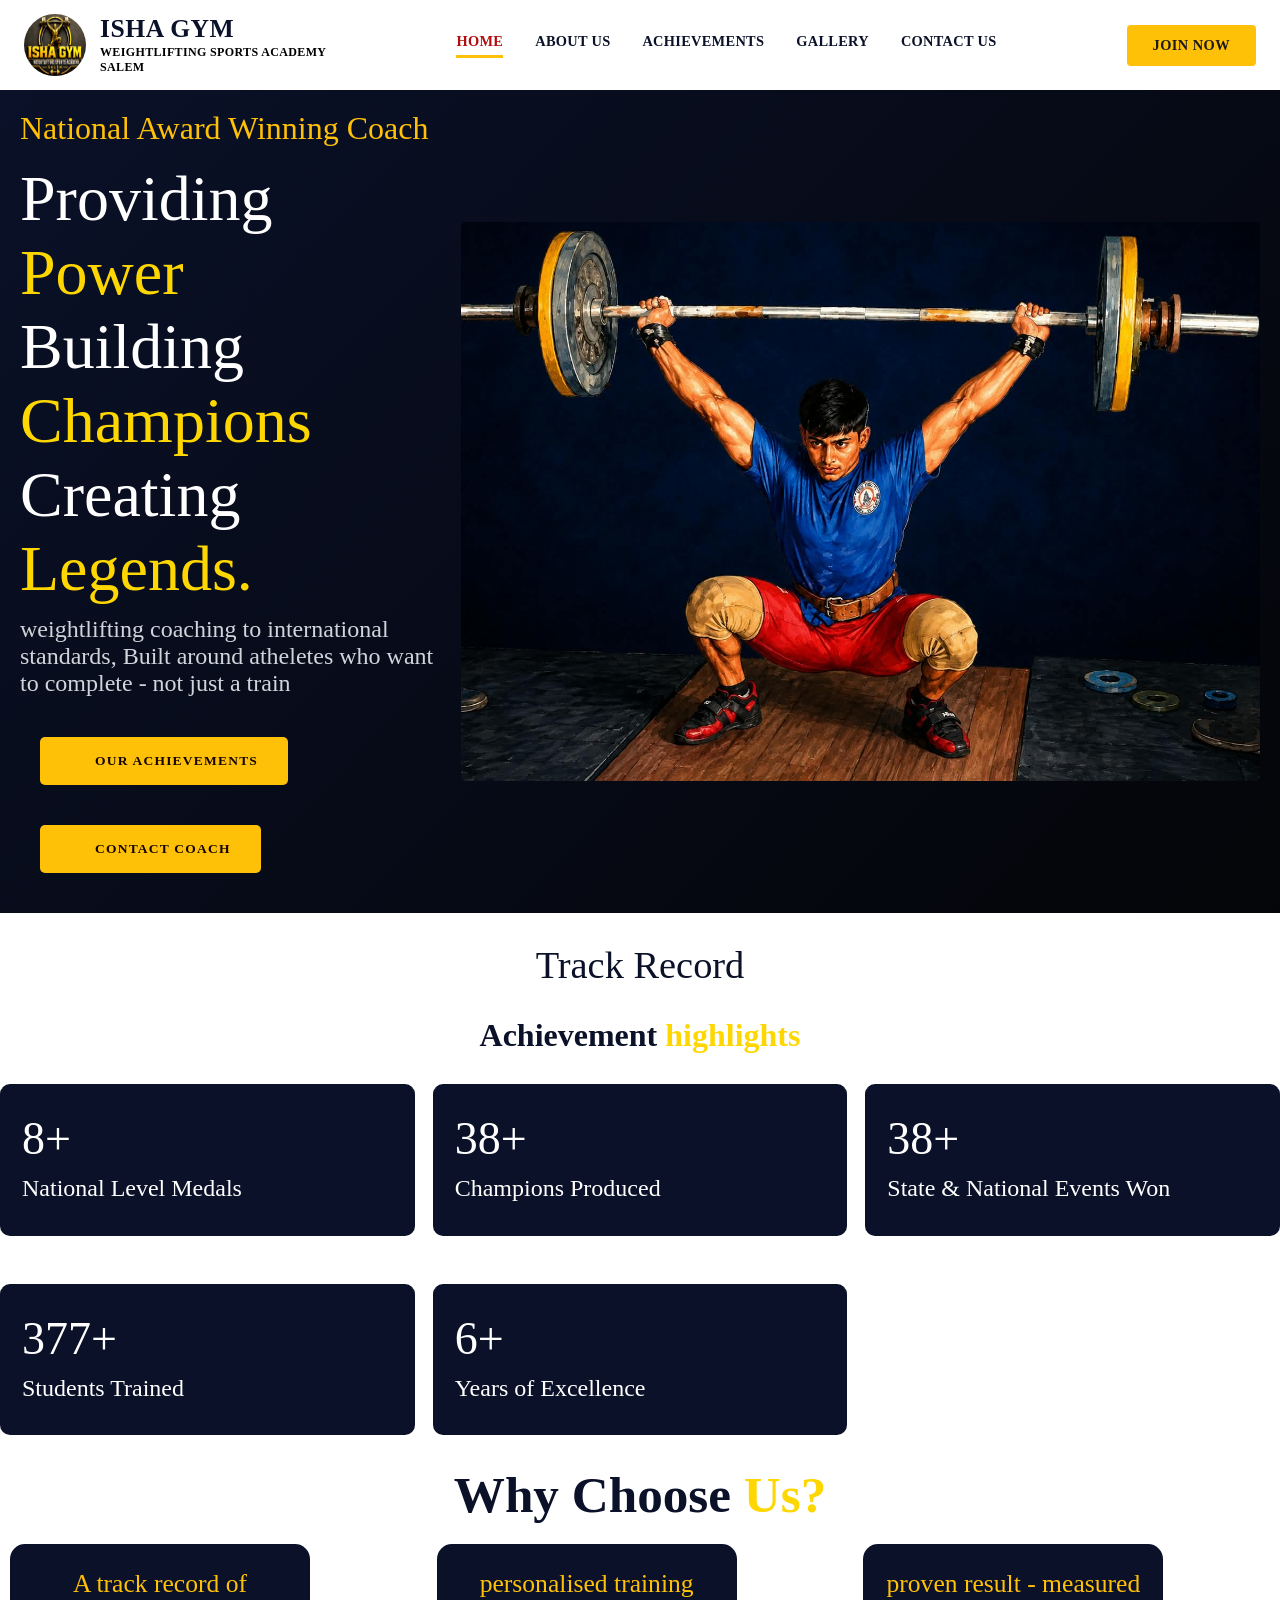
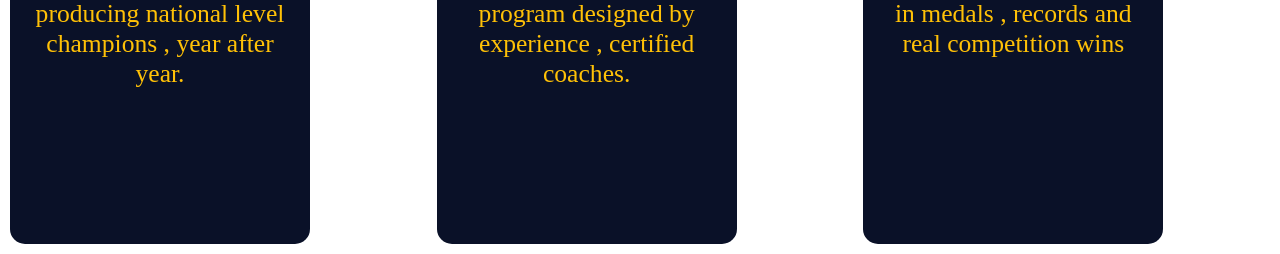
<file: index.html>
<!doctype html>
<html lang="en">
  <head>
    <meta charset="UTF-8" />
    <meta name="viewport" content="width=device-width, initial-scale=1.0" />
    <title>ISHA GYMS AND WEIGHT LIFTING</title>
    <link rel="stylesheet" href="style.css" />
    <link rel="stylesheet" href="achievement.css" />
  </head>
  <body>
    <header class="site-header">
      <div class="main-nav">
        <div class="brand">
          <div class="logo-badge">
            <img src="logo.jpeg" alt="" />
          </div>
          <div class="brand-text">
            <h1>ISHA GYM</h1>
            <p class="tagline">WEIGHTLIFTING SPORTS ACADEMY</p>
            <p class="location">SALEM</p>
          </div>
        </div>

        <nav class="links" id="navLinks">
          <a href="index.html" class="active">HOME</a>
          <a href="about.html">ABOUT US</a>
          <a href="achievement.html">ACHIEVEMENTS</a>
          <a href="gallery.html">GALLERY</a>
          <a href="contact.html">CONTACT US</a>
        </nav>

        <a href="#" class="join-btn">JOIN NOW</a>

        <button
          class="hamburger"
          id="hamburgerBtn"
          aria-label="Toggle menu"
          aria-expanded="false"
          aria-controls="navLinks"
        >
          <span></span>
          <span></span>
          <span></span>
        </button>
      </div>
    </header>

    <main>
      <section class="hero">
        <div class="hero-grid">
          <div class="hero-copy reveal">
            <span style="text-align: center"
              >National Award Winning Coach
            </span>
            <h1>
              Providing <span class="acent">Power</span><br />
              Building <span class="acent">Champions</span><br />
              Creating <span class="acent">Legends.</span>
            </h1>
            <p class="lead">
              weightlifting coaching to international standards, Built around
              atheletes who want to complete - not just a train
            </p>
            <div class="hero-actions">
              <a href="achievement.html" class="btn btn-solid"
                ><i data-lucide="trophy"></i> Our Achievements</a
              >
              <a href="contact.html" class="btn btn-solid"
                ><i data-lucide="trophy"></i>contact coach</a
              >
            </div>
          </div>

          <div class="hero-img reveal">
            <img src="hero.jpeg" alt="" />
          </div>
        </div>
      </section>
      <section id="achievement">
        <div class="stats-head reveal">
          <div>
            <span class="eyebrow">Track Record</span>
            <h2>Achievement <span class="acent">highlights</span></h2>
          </div>
        </div>

        <section class="section">
          <div class="ach-stats-grid">
            <div class="card stat-card reveal">
              <span class="icon-box"><i data-lucide="medal"></i></span>
              <span class="num"
                ><span data-count="10" data-suffix="+">0</span></span
              >
              <span class="lbl">National Level Medals</span>
            </div>
            <div class="card stat-card reveal">
              <span class="icon-box"><i data-lucide="star"></i></span>
              <span class="num"
                ><span data-count="50" data-suffix="+">0</span></span
              >
              <span class="lbl">Champions Produced</span>
            </div>
            <div class="card stat-card reveal">
              <span class="icon-box"><i data-lucide="trophy"></i></span>
              <span class="num"
                ><span data-count="50" data-suffix="+">0</span></span
              >
              <span class="lbl">State & National Events Won</span>
            </div>
            <div class="card stat-card reveal">
              <span class="icon-box"><i data-lucide="users"></i></span>
              <span class="num"
                ><span data-count="500" data-suffix="+">0</span></span
              >
              <span class="lbl">Students Trained</span>
            </div>
            <div class="card stat-card reveal">
              <span class="icon-box"><i data-lucide="dumbbell"></i></span>
              <span class="num"
                ><span data-count="8" data-suffix="+">0</span></span
              >
              <span class="lbl">Years of Excellence</span>
            </div>
          </div>
        </section>
      </section>
      <section id="why-choose-us">
        <div class="why-panel reveal">
          <div class="why-head">
            <h1>Why Choose <span class="acent">Us?</span></h1>
            <div class="why-grid">
              <div class="why-item">
                <p>
                  A track record of producing national level champions , year
                  after year.
                </p>
              </div>
              <div class="why-item">
                <p>
                  personalised training program designed by experience ,
                  certified coaches.
                </p>
              </div>
              <div class="why-item">
                <p>
                  proven result - measured in medals , records and real
                  competition wins
                </p>
              </div>
            </div>
          </div>
        </div>
      </section>
    </main>
  </body>
  <script src="script.js"></script>
</html>
</file>
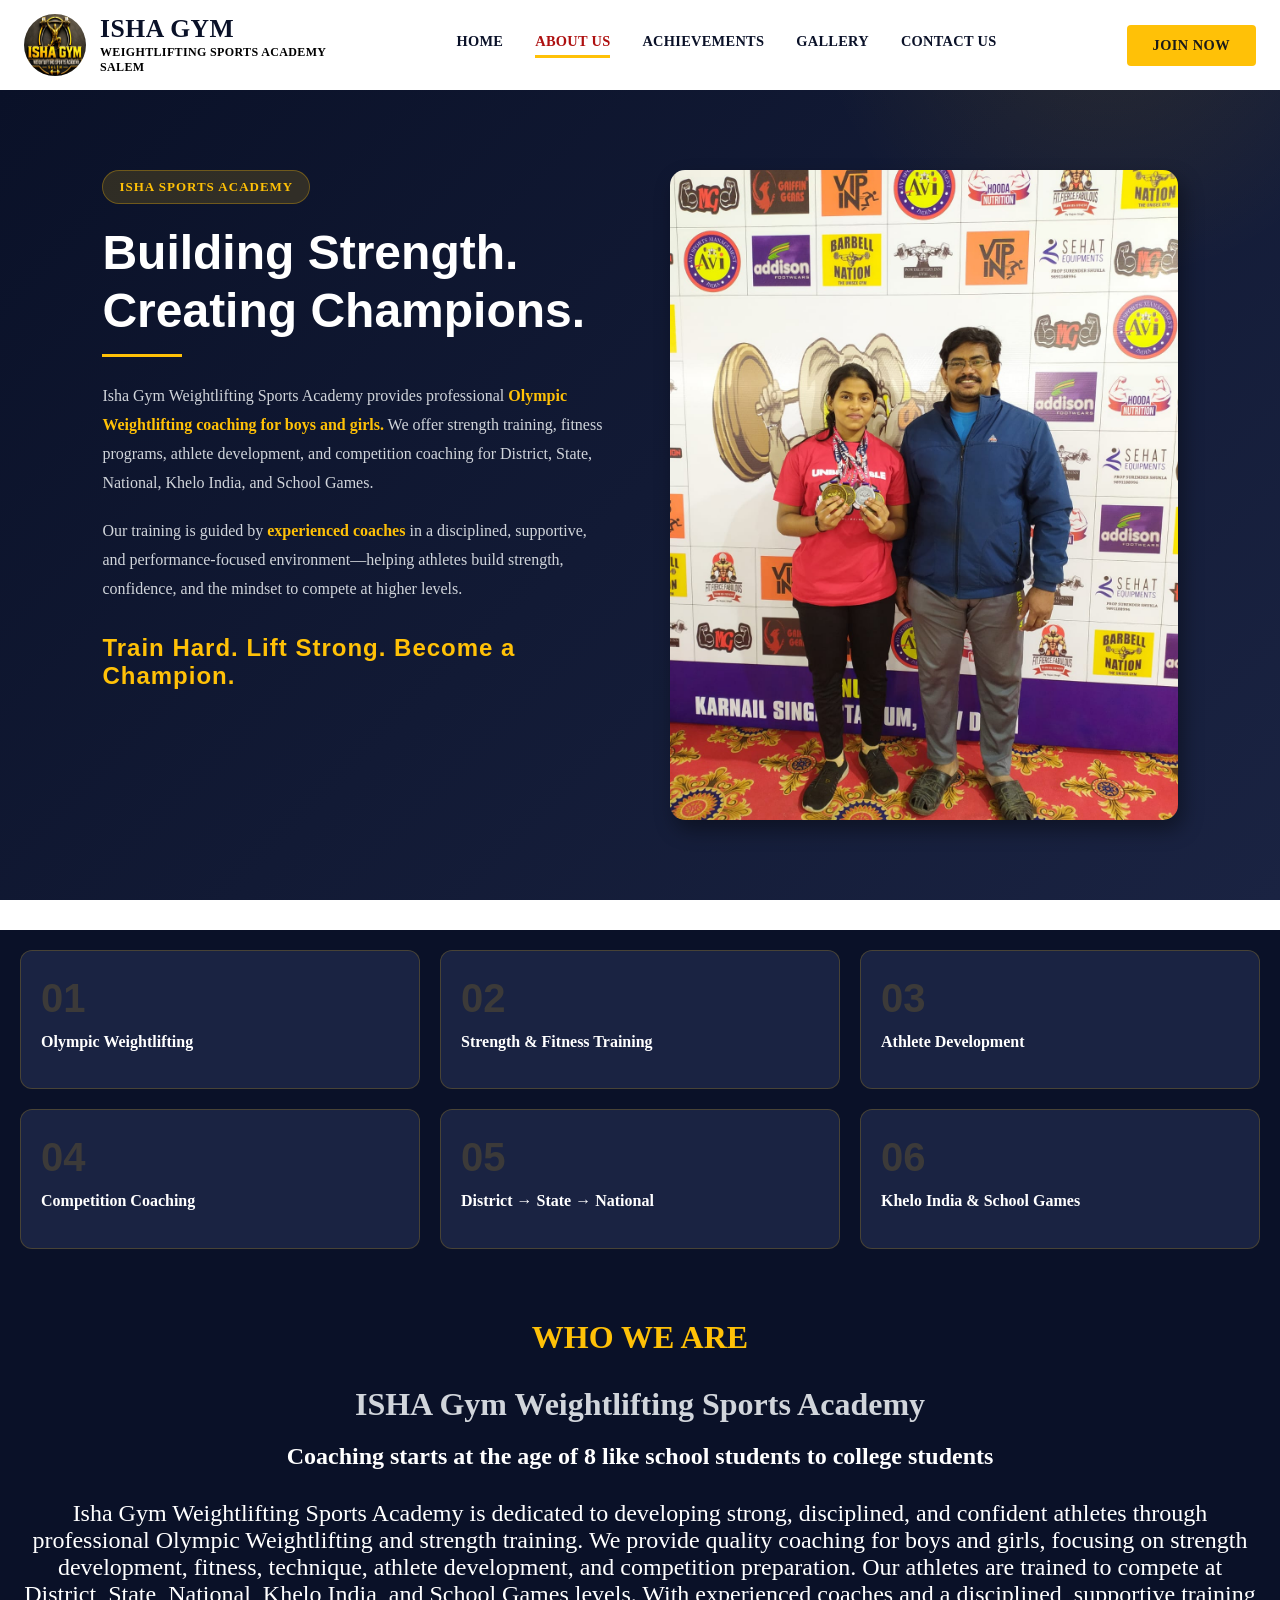
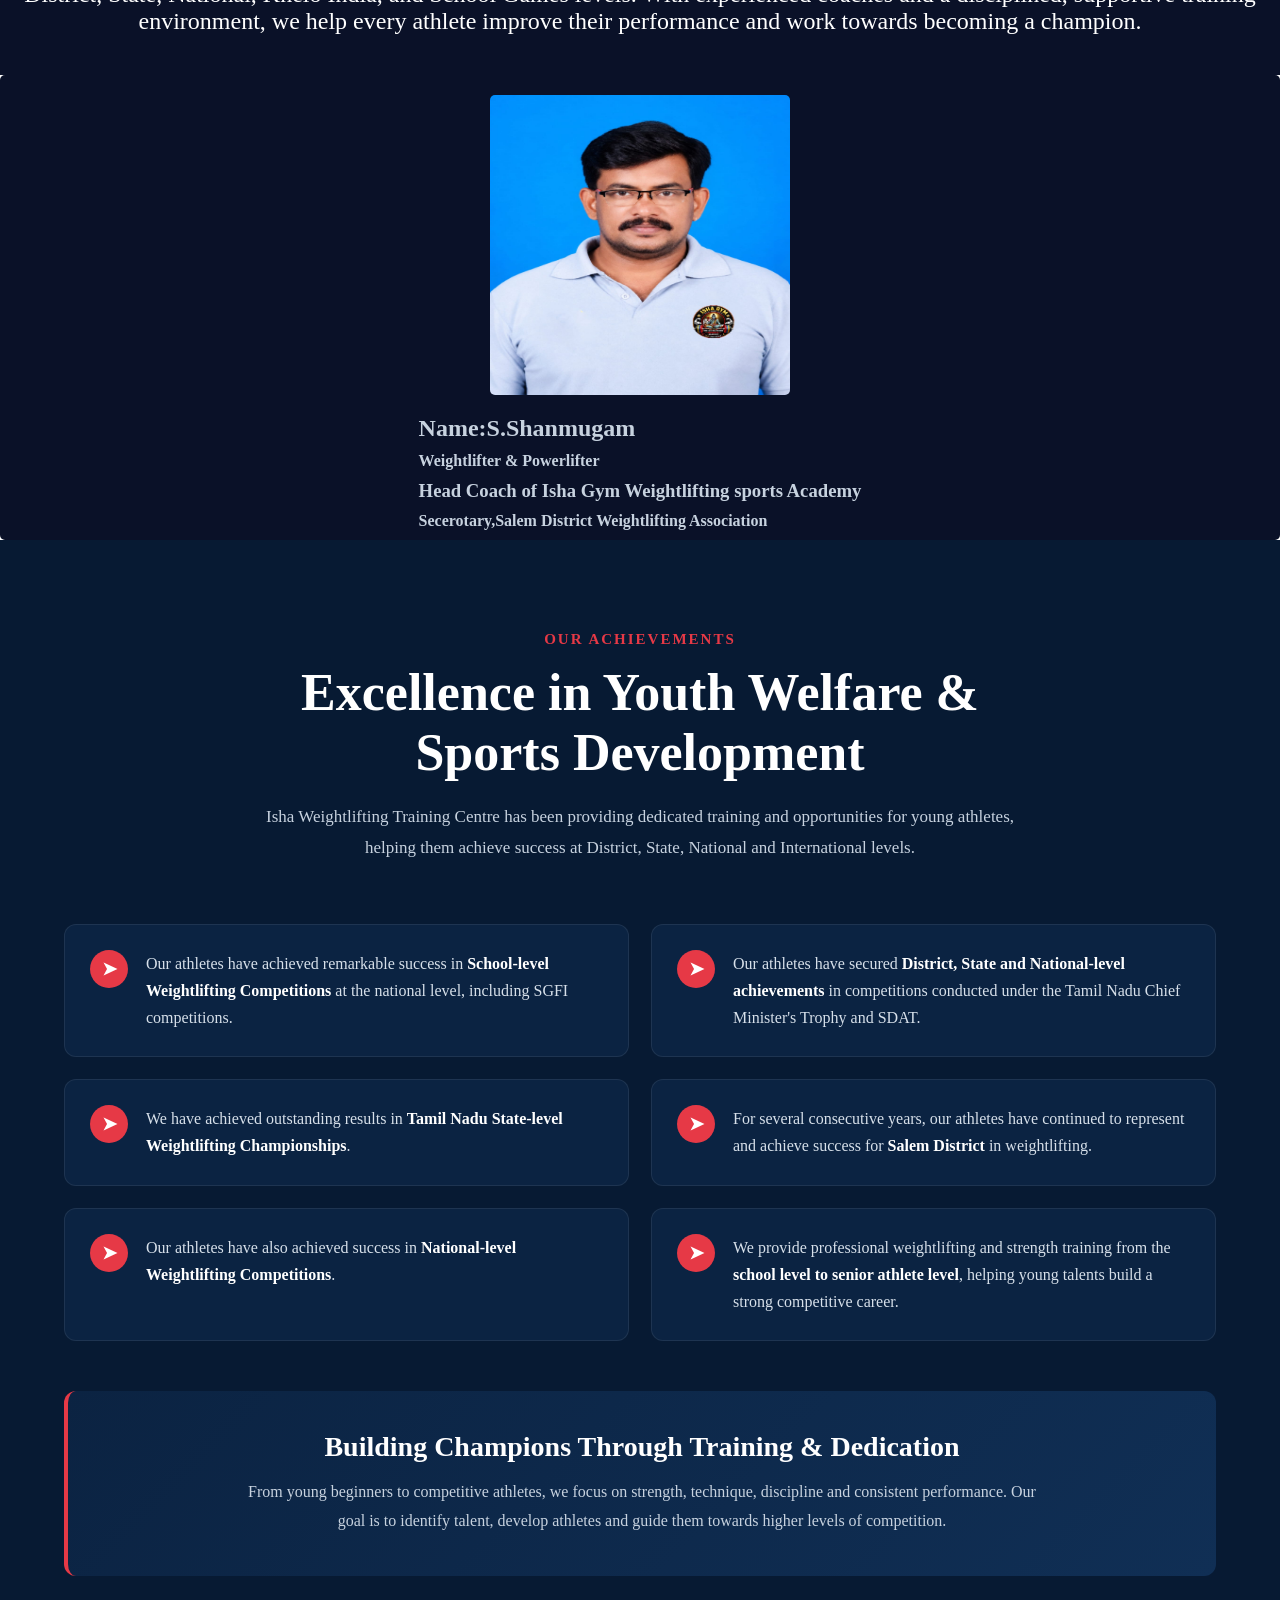
<file: about.html>
<!doctype html>
<html lang="en">
  <head>
    <meta charset="UTF-8" />
    <meta name="viewport" content="width=device-width, initial-scale=1.0" />
    <title>achievement</title>
    <link rel="stylesheet" href="style.css" />
    <link rel="stylesheet" href="about.css" />
  </head>
  <body>
    <header class="site-header">
      <div class="main-nav">
        <div class="brand">
          <div class="logo-badge">
            <img src="logo.jpeg" alt="" />
          </div>
          <div class="brand-text">
            <h1>ISHA GYM</h1>
            <p class="tagline">WEIGHTLIFTING SPORTS ACADEMY</p>
            <p class="location">SALEM</p>
          </div>
        </div>

        <nav class="links" id="navLinks">
          <a href="index.html">HOME</a>
          <a href="about.html" class="active">ABOUT US</a>
        
          <a href="achievement.html">ACHIEVEMENTS</a>
          <a href="gallery.html">GALLERY</a>
          <a href="contact.html">CONTACT US</a>
        </nav>

        <a href="#" class="join-btn">JOIN NOW</a>

        <button
          class="hamburger"
          id="hamburgerBtn"
          aria-label="Toggle menu"
          aria-expanded="false"
          aria-controls="navLinks"
        >
          <span></span>
          <span></span>
          <span></span>
        </button>
      </div>
    </header>

    <section class="about" id="about">
      <div class="about-container">
        <div class="about-content">
          <span class="section-tag">ISHA SPORTS ACADEMY</span>

          <h2>Building Strength.<br />Creating Champions.</h2>

          <p>
            Isha Gym Weightlifting Sports Academy provides professional
            <strong>Olympic Weightlifting coaching for boys and girls.</strong>
            We offer strength training, fitness programs, athlete development,
            and competition coaching for District, State, National, Khelo India,
            and School Games.
          </p>

          <p>
            Our training is guided by <strong>experienced coaches</strong> in a
            disciplined, supportive, and performance-focused environment—helping
            athletes build strength, confidence, and the mindset to compete at
            higher levels.
          </p>

          <h3>Train Hard. Lift Strong. Become a Champion.</h3>
        </div>
        <div class="about-img reveal">
            <img src="about.jpeg" alt="" height="650" />
        </div>
        
    </section>

    <section class="reveal">
      <div class="training-features">
          <div class="feature">
            <span>01</span>
            <h3>Olympic Weightlifting</h3>
          </div>

          <div class="feature">
            <span>02</span>
            <h3>Strength & Fitness Training</h3>
          </div>

          <div class="feature">
            <span>03</span>
            <h3>Athlete Development</h3>
          </div>

          <div class="feature">
            <span>04</span>
            <h3>Competition Coaching</h3>
          </div>

          <div class="feature">
            <span>05</span>
            <h3>District → State → National</h3>
          </div>

          <div class="feature">
            <span>06</span>
            <h3>Khelo India & School Games</h3>
          </div>
        </div>
      </div>
    </section>
    <section class="reveal who">
      <h1>
        WHO WE ARE
      </h1>
      <h3>
        ISHA Gym Weightlifting Sports Academy
      </h3>
      <h2>
        Coaching starts at the age of 8 like school students to college students
      </h2>
      <p>
        Isha Gym  Weightlifting Sports Academy is dedicated to developing strong, disciplined, and confident athletes through professional Olympic Weightlifting and strength training.
        We provide quality coaching for boys and girls, focusing on strength development, fitness, technique, athlete development, and competition preparation. Our athletes are trained to compete at District, State, National, Khelo India, and School Games levels.
        With experienced coaches and a disciplined, supportive training environment, we help every athlete improve their performance and work towards becoming a champion.
      </p>

      

    </section>
    <section class="coach">
        <img src="coaches.jpeg" alt="" >
        <div class="content-ab">
          <h1>Name:<span>S.Shanmugam</span></h1>
          <h4>Weightlifter & Powerlifter</h4>
          <h3>Head Coach of Isha Gym Weightlifting sports Academy</h3>
          <h4>Secerotary,Salem District Weightlifting Association </h4>
          
        </div>
        
    </section>
    <section class="achievements" id="achievements">
    <div class="container">

        <div class="section-header">
            <span class="section-tag">Our Achievements</span>
            <h2>Excellence in Youth Welfare & Sports Development</h2>
            <p>
                Isha Weightlifting Training Centre has been providing
                dedicated training and opportunities for young athletes,
                helping them achieve success at District, State, National
                and International levels.
            </p>
        </div>

        <div class="achievement-content">

            <div class="achievement-list">

                <div class="achievement-item">
                    <span class="icon">➤</span>
                    <p>
                        Our athletes have achieved remarkable success in
                        <strong>School-level Weightlifting Competitions</strong>
                        at the national level, including SGFI competitions.
                    </p>
                </div>

                <div class="achievement-item">
                    <span class="icon">➤</span>
                    <p>
                        Our athletes have secured
                        <strong>District, State and National-level
                        achievements</strong> in competitions conducted under
                        the Tamil Nadu Chief Minister's Trophy and SDAT.
                    </p>
                </div>

                <div class="achievement-item">
                    <span class="icon">➤</span>
                    <p>
                        We have achieved outstanding results in
                        <strong>Tamil Nadu State-level Weightlifting
                        Championships</strong>.
                    </p>
                </div>

                <div class="achievement-item">
                    <span class="icon">➤</span>
                    <p>
                        For several consecutive years, our athletes have
                        continued to represent and achieve success for
                        <strong>Salem District</strong> in weightlifting.
                    </p>
                </div>

                <div class="achievement-item">
                    <span class="icon">➤</span>
                    <p>
                        Our athletes have also achieved success in
                        <strong>National-level Weightlifting Competitions</strong>.
                    </p>
                </div>

                <div class="achievement-item">
                    <span class="icon">➤</span>
                    <p>
                        We provide professional weightlifting and strength
                        training from the
                        <strong>school level to senior athlete level</strong>,
                        helping young talents build a strong competitive career.
                    </p>
                </div>

            </div>

        </div>

        <div class="achievement-highlight">
            <h3>Building Champions Through Training & Dedication</h3>
            <p>
                From young beginners to competitive athletes, we focus on
                strength, technique, discipline and consistent performance.
                Our goal is to identify talent, develop athletes and guide
                them towards higher levels of competition.
            </p>
        </div>

    </div>
</section>
    
      
  </body>
  <script src="script.js"></script>
</html>
</file>
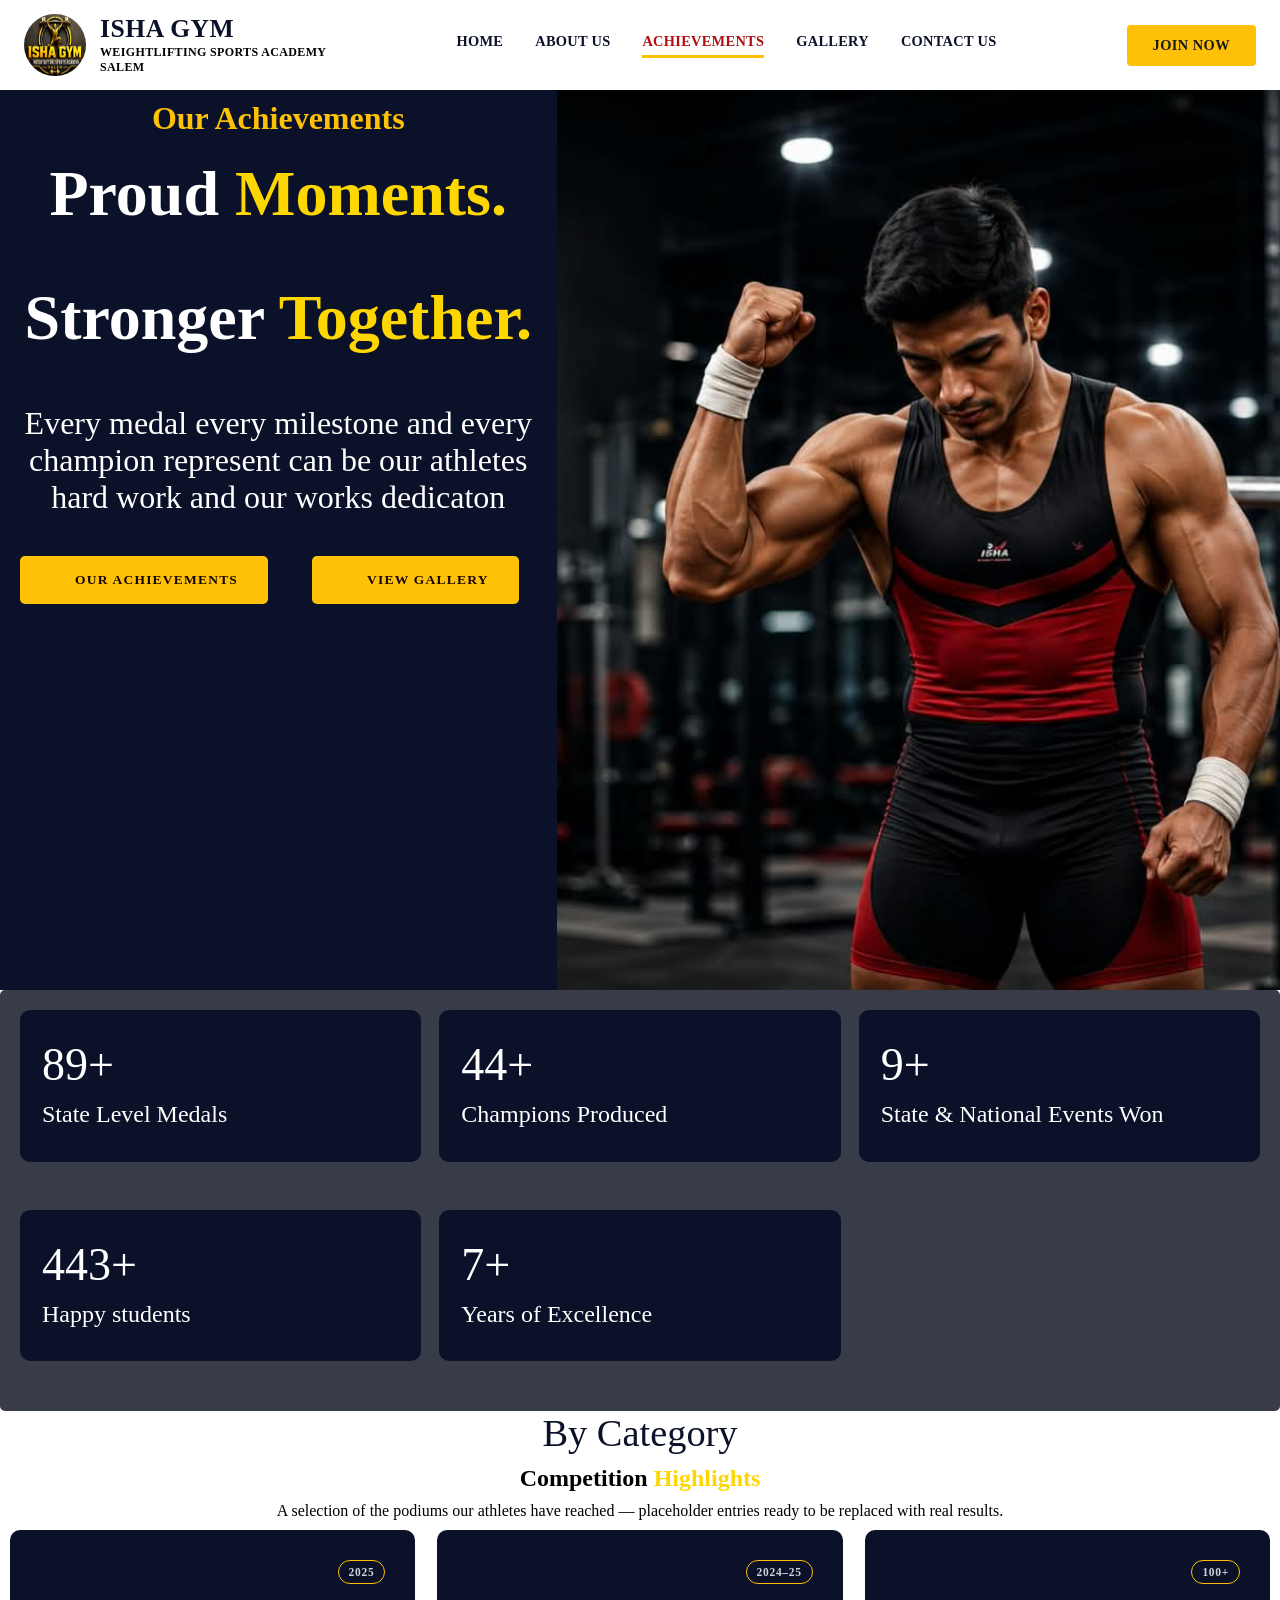
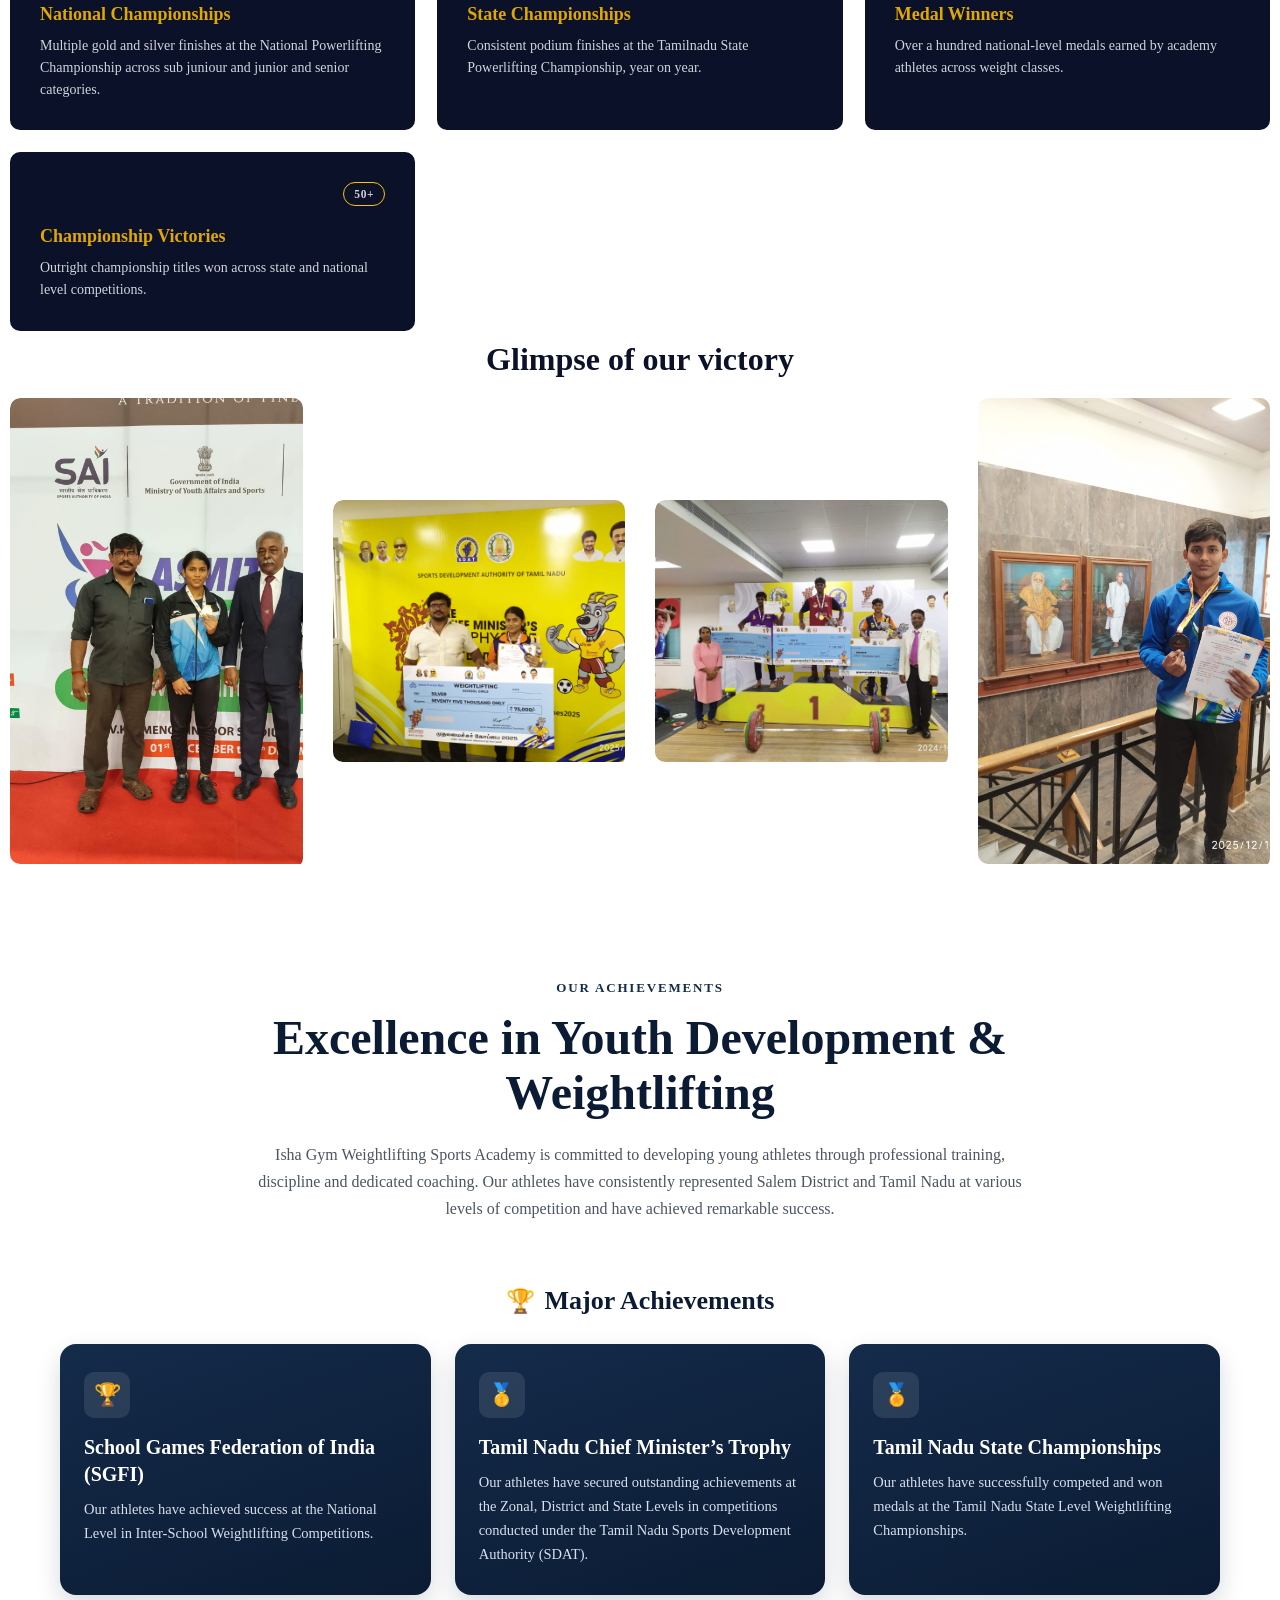
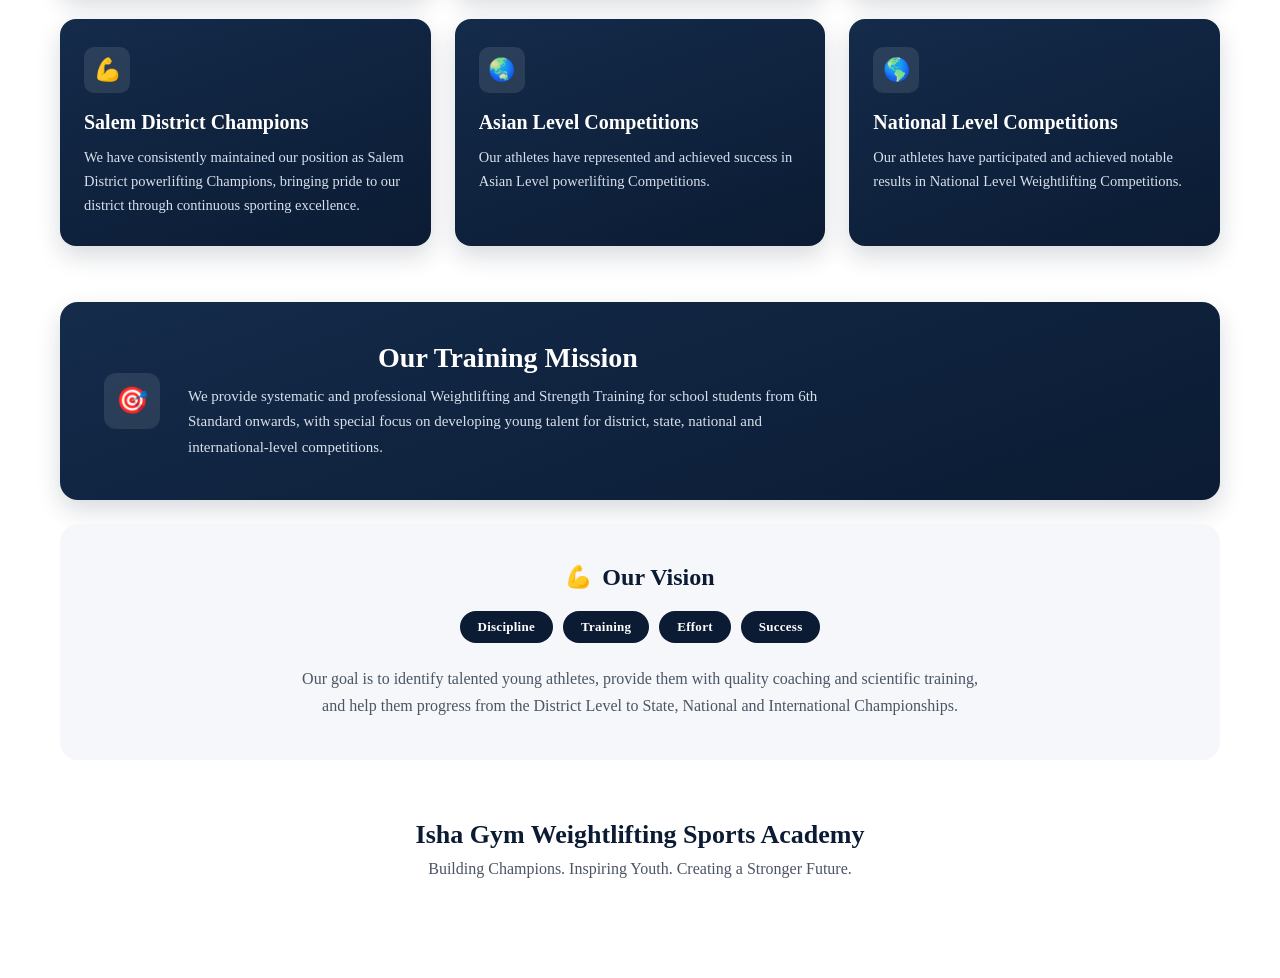
<file: achievement.html>
<!doctype html>
<html lang="en">
  <head>
    <meta charset="UTF-8" />
    <meta name="viewport" content="width=device-width, initial-scale=1.0" />
    <title>achievement</title>
    <link rel="stylesheet" href="style.css" />
    <link rel="stylesheet" href="achievement.css" />
  </head>
  <body>
    <header class="site-header">
      <div class="main-nav">
        <div class="brand">
          <div class="logo-badge">
            <img src="logo.jpeg" alt="" />
          </div>
          <div class="brand-text">
            <h1>ISHA GYM</h1>
            <p class="tagline">WEIGHTLIFTING SPORTS ACADEMY</p>
            <p class="location">SALEM</p>
          </div>
        </div>

        <nav class="links" id="navLinks">
          <a href="index.html">HOME</a>
          <a href="about.html">ABOUT US</a>

          <a href="achievement.html" class="active">ACHIEVEMENTS</a>
          <a href="gallery.html">GALLERY</a>
          <a href="contact.html">CONTACT US</a>
        </nav>

        <a href="#" class="join-btn">JOIN NOW</a>

        <button
          class="hamburger"
          id="hamburgerBtn"
          aria-label="Toggle menu"
          aria-expanded="false"
          aria-controls="navLinks"
        >
          <span></span>
          <span></span>
          <span></span>
        </button>
      </div>
    </header>
    <section class="achievement">
      <div class="ach-right">
        <h2>Our Achievements</h2>
        <div class="ach-content">
          <h1>Proud <span class="acent">Moments.</span></h1>
          <h1>Stronger <span class="acent">Together.</span></h1>
          <p>
            Every medal every milestone and every champion represent can be our
            athletes hard work and our works dedicaton
          </p>
          <a href="#achievement" class="btn btn-solid"
            ><i data-lucide="trophy"></i> Our Achievements</a
          >
          <a href="gallery.html" class="btn btn-solid"
            ><i data-lucide="trophy"></i>View Gallery</a
          >
        </div>
      </div>
      <div class="ach-left reveal">
        <img src="achievement.jpeg" alt="" />
      </div>
    </section>
    <section class="section achievement-stat" id="achievement">
      <div class="ach-stats-grid">
        <div class="card stat-card reveal">
          <span class="icon-box"><i data-lucide="medal"></i></span>
          <span class="num"
            ><span data-count="100" data-suffix="+">0</span></span
          >
          <span class="lbl">State Level Medals</span>
        </div>
        <div class="card stat-card reveal">
          <span class="icon-box"><i data-lucide="star"></i></span>
          <span class="num"
            ><span data-count="50" data-suffix="+">0</span></span
          >
          <span class="lbl">Champions Produced</span>
        </div>
        <div class="card stat-card reveal">
          <span class="icon-box"><i data-lucide="trophy"></i></span>
          <span class="num"
            ><span data-count="10" data-suffix="+">0</span></span
          >
          <span class="lbl">State & National Events Won</span>
        </div>
        <div class="card stat-card reveal">
          <span class="icon-box"><i data-lucide="users"></i></span>
          <span class="num"
            ><span data-count="500" data-suffix="+">0</span></span
          >
          <span class="lbl"> Happy students</span>
        </div>
        <div class="card stat-card reveal">
          <span class="icon-box"><i data-lucide="dumbbell"></i></span>
          <span class="num"><span data-count="8" data-suffix="+">0</span></span>
          <span class="lbl">Years of Excellence</span>
        </div>
      </div>
    </section>
    <section class="section section-alt">
      <div class="section-head reveal">
        <span class="eyebrow">By Category</span>
        <h2>Competition <span class="acent">Highlights</span></h2>
        <p>
          A selection of the podiums our athletes have reached — placeholder
          entries ready to be replaced with real results.
        </p>
      </div>

      <div class="ach-grid">
        <div class="card ach-card reveal">
          <div class="top-row">
            <span class="icon-box"><i data-lucide="trophy"></i></span
            ><span class="year-tag">2025</span>
          </div>
          <h4>National Championships</h4>
          <p>
            Multiple gold and silver finishes at the National Powerlifting
            Championship across sub juniour and junior and senior categories.
          </p>
        </div>
        <div class="card ach-card reveal">
          <div class="top-row">
            <span class="icon-box"><i data-lucide="landmark"></i></span
            ><span class="year-tag">2024–25</span>
          </div>
          <h4>State Championships</h4>
          <p>
            Consistent podium finishes at the Tamilnadu State Powerlifting
            Championship, year on year.
          </p>
        </div>

        <div class="card ach-card reveal">
          <div class="top-row">
            <span class="icon-box"><i data-lucide="medal"></i></span
            ><span class="year-tag">100+</span>
          </div>
          <h4>Medal Winners</h4>
          <p>
            Over a hundred national-level medals earned by academy athletes
            across weight classes.
          </p>
        </div>
        <div class="card ach-card reveal">
          <div class="top-row">
            <span class="icon-box"><i data-lucide="crown"></i></span
            ><span class="year-tag">50+</span>
          </div>
          <h4>Championship Victories</h4>
          <p>
            Outright championship titles won across state and national level
            competitions.
          </p>
        </div>
      </div>
    </section>
    <section class="section reveal">
      <h3>Glimpse of our victory</h3>
      <div class="card-img">
        <div class="card-a">
          <img src="a.jpeg" alt="" />
        </div>
        <div class="card-a">
          <img src="a1.jpeg" alt="" />
        </div>
        <div class="card-a">
          <img src="a2.jpeg" alt="" />
        </div>
        <div class="card-a">
          <img src="a3.jpeg" alt="" />
        </div>
      </div>
    </section>
       <!-- ============================================================
     ACHIEVEMENT SECTION
     Drop this markup into your existing page where the old
     Achievement section currently lives. Link achievement.css
     in your <head> (or append its contents to your existing
     stylesheet). Nothing here touches navbar / hero / footer.
============================================================= -->

<section class="achievement-section">
  <div class="achievement-container">

    <!-- ============ SECTION HEADER ============ -->
    <div class="achievement-header">
      <span class="achievement-label">Our Achievements</span>
      <h2 class="achievement-heading">Excellence in Youth Development &amp; Weightlifting</h2>
      <p class="achievement-description">
        Isha Gym Weightlifting Sports Academy is committed to developing young athletes
        through professional training, discipline and dedicated coaching. Our athletes
        have consistently represented Salem District and Tamil Nadu at various levels
        of competition and have achieved remarkable success.
      </p>
    </div>

    <!-- ============ MAJOR ACHIEVEMENTS ============ -->
    <h3 class="achievement-subheading">
      <span class="achievement-subheading-icon" aria-hidden="true">🏆</span>
      Major Achievements
    </h3>

    <div class="achievement-grid">

      <div class="achievement-card">
        <div class="achievement-card-icon" aria-hidden="true">🏆</div>
        <h4 class="achievement-card-title">School Games Federation of India (SGFI)</h4>
        <p class="achievement-card-text">
          Our athletes have achieved success at the National Level in Inter-School
          Weightlifting Competitions.
        </p>
      </div>

      <div class="achievement-card">
        <div class="achievement-card-icon" aria-hidden="true">🥇</div>
        <h4 class="achievement-card-title">Tamil Nadu Chief Minister&rsquo;s Trophy</h4>
        <p class="achievement-card-text">
          Our athletes have secured outstanding achievements at the Zonal, District and
          State Levels in competitions conducted under the Tamil Nadu Sports Development
          Authority (SDAT).
        </p>
      </div>

      <div class="achievement-card">
        <div class="achievement-card-icon" aria-hidden="true">🏅</div>
        <h4 class="achievement-card-title">Tamil Nadu State Championships</h4>
        <p class="achievement-card-text">
          Our athletes have successfully competed and won medals at the Tamil Nadu State
          Level Weightlifting Championships.
        </p>
      </div>

      <div class="achievement-card">
        <div class="achievement-card-icon" aria-hidden="true">💪</div>
        <h4 class="achievement-card-title">Salem District Champions</h4>
        <p class="achievement-card-text">
          We have consistently maintained our position as Salem District powerlifting 
          Champions, bringing pride to our district through continuous sporting excellence.
        </p>
      </div>

      <div class="achievement-card">
        <div class="achievement-card-icon" aria-hidden="true">🌏</div>
        <h4 class="achievement-card-title">Asian Level Competitions</h4>
        <p class="achievement-card-text">
          Our athletes have represented and achieved success in Asian Level powerlifting
          Competitions.
        </p>
      </div>

      <div class="achievement-card">
        <div class="achievement-card-icon" aria-hidden="true">🌎</div>
        <h4 class="achievement-card-title">National Level Competitions</h4>
        <p class="achievement-card-text">
          Our athletes have participated and achieved notable results in National Level
          Weightlifting Competitions.
        </p>
      </div>

    </div>

    <!-- ============ TRAINING MISSION ============ -->
    <div class="mission-card">
      <div class="mission-card-icon" aria-hidden="true">🎯</div>
      <div class="mission-card-body">
        <h3 class="mission-card-title">Our Training Mission</h3>
        <p class="mission-card-text">
          We provide systematic and professional Weightlifting and Strength Training for
          school students from 6th Standard onwards, with special focus on developing
          young talent for district, state, national and international-level competitions.
        </p>
      </div>
    </div>

    <!-- ============ OUR VISION ============ -->
    <div class="vision-card">
      <h3 class="vision-card-title">
        <span class="vision-card-icon" aria-hidden="true">💪</span>
        Our Vision
      </h3>

      <ul class="vision-pill-list">
        <li class="vision-pill">Discipline</li>
        <li class="vision-pill">Training</li>
        <li class="vision-pill">Effort</li>
        <li class="vision-pill">Success</li>
      </ul>

      <p class="vision-card-text">
        Our goal is to identify talented young athletes, provide them with quality
        coaching and scientific training, and help them progress from the District Level
        to State, National and International Championships.
      </p>
    </div>

    <!-- ============ FINAL MESSAGE ============ -->
    <div class="achievement-final">
      <h3 class="achievement-final-title">Isha Gym Weightlifting Sports Academy</h3>
      <p class="achievement-final-text">
        Building Champions. Inspiring Youth. Creating a Stronger Future.
      </p>
    </div>

  </div>
</section>
    
  </body>
  <script src="script.js"></script>
</html>
</file>
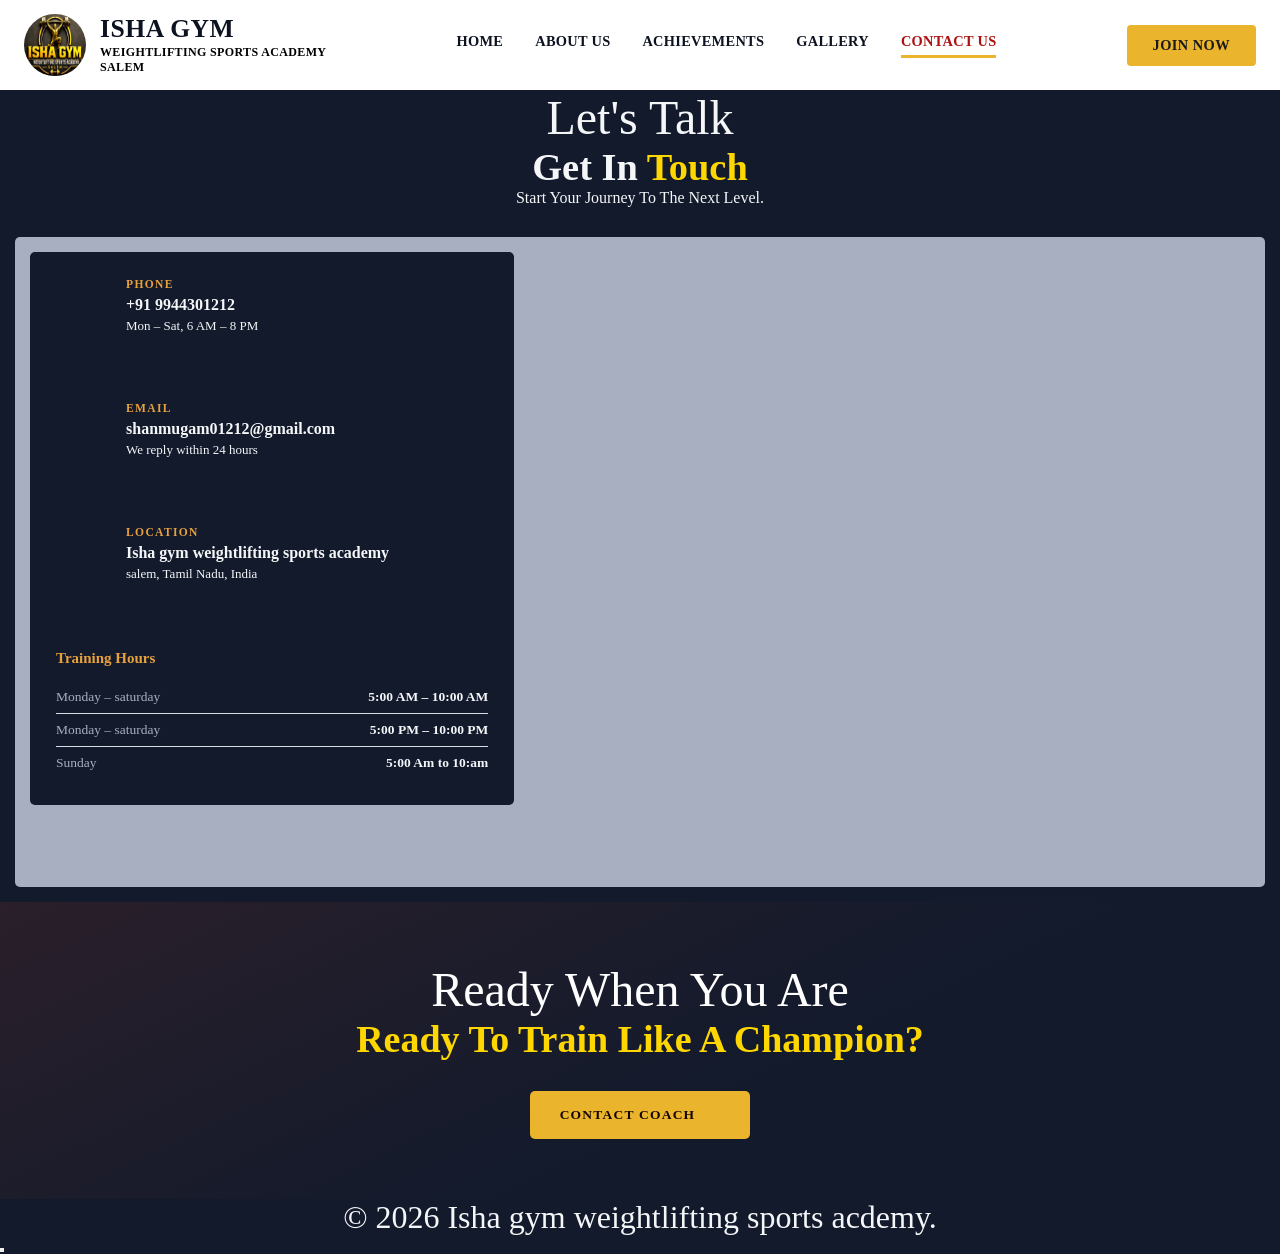
<file: contact.html>
<!doctype html>
<html lang="en">
  <head>
    <meta charset="UTF-8" />
    <meta name="viewport" content="width=device-width, initial-scale=1.0" />
    <title>contact</title>
    <link rel="stylesheet" href="style.css" />
    <link rel="stylesheet" href="contact.css" />
  </head>
  <body>
    <header class="site-header">
      <div class="main-nav">
        <div class="brand">
          <div class="logo-badge">
            <img src="logo.jpeg" alt="" />
          </div>
          <div class="brand-text">
            <h1>ISHA GYM</h1>
            <p class="tagline">WEIGHTLIFTING SPORTS ACADEMY</p>
            <p class="location">SALEM</p>
          </div>
        </div>

        <nav class="links" id="navLinks">
          <a href="index.html">HOME</a>
          <a href="about.html">ABOUT US</a>
          <a href="achievement.html">ACHIEVEMENTS</a>
          <a href="gallery.html">GALLERY</a>
          <a href="contact.html" class="active">CONTACT US</a>
        </nav>

        <a href="#" class="join-btn">JOIN NOW</a>

        <button
          class="hamburger"
          id="hamburgerBtn"
          aria-label="Toggle menu"
          aria-expanded="false"
          aria-controls="navLinks"
        >
          <span></span>
          <span></span>
          <span></span>
        </button>
      </div>
    </header>
    <main>
      <section class="page-hero">
        <div class="inner reveal">
          <span class="eyebrow">Let's Talk</span>
          <h1>Get In <span class="acent">Touch</span></h1>
          <p class="sub">Start Your Journey To The Next Level.</p>
        </div>
      </section>

      <section class="section">
        <div class="contact-grid">
          <!-- ============ INFO ============ -->
          <div class="info-list reveal">
            <div class="card info-card">
              <span class="icon-box"><i data-lucide="phone"></i></span>
              <div>
                <span class="k">Phone</span>
                <span class="v"
                  >+91 9944301212<small>Mon – Sat, 6 AM – 8 PM</small></span
                >
              </div>
            </div>
            <div class="card info-card">
              <span class="icon-box"><i data-lucide="mail"></i></span>
              <div>
                <span class="k">Email</span>
                <span class="v"
                  >shanmugam01212@gmail.com<small
                    >We reply within 24 hours</small
                  ></span
                >
              </div>
            </div>
            <div class="card info-card">
              <span class="icon-box"><i data-lucide="map-pin"></i></span>
              <div>
                <span class="k">Location</span>
                <span class="v"
                  >Isha gym weightlifting sports academy<small
                    >salem, Tamil Nadu, India</small
                  ></span
                >
              </div>
            </div>
            <div class="card hours-card">
              <h4>Training <span class="accent">Hours</span></h4>
              <div class="hours-row">
                <span>Monday – saturday</span><span>5:00 AM – 10:00 AM</span>
              </div>
              <div class="hours-row">
                <span>Monday – saturday</span><span>5:00 PM – 10:00 PM</span>
              </div>
              
              <div class="hours-row">
                <span>Sunday</span><span>5:00 Am to 10:am</span>
              </div>
            </div>
          </div>

          <div class="section-tight">
         <div class="map-wrap reveal">
          <iframe
            src="https://www.google.com/maps/embed?pb=!1m18!1m12!1m3!1d3907.9051396433265!2d78.13892857481835!3d11.630109488575373!2m3!1f0!2f0!3f0!3m2!1i1024!2i768!4f13.1!3m3!1m2!1s0x3babefd6fceb62a3%3A0xf3581da1e2038658!2sISHA%20GYM%20Weightlifting%20sports%20academy!5e0!3m2!1sen!2sin!4v1786730829320!5m2!1sen!2sin"
            width="600"
            height="450"
            style="border: 0"
            allowfullscreen=""
            loading="lazy"
            referrerpolicy="strict-origin-when-cross-origin"
          ></iframe>
         </div>
        </di>
        </div>
      </section>

      <!-- ============ MAP ============ -->
      

      <!-- ============ FINAL CTA ============ -->
      <section class="section-tight">
        <div class="contact-final reveal">
          <span class="eyebrow" style="color: white">Ready When You Are</span>
          <h2 style="color: gold">
            Ready To Train Like A <span class="accent">Champion?</span>
          </h2>
          <a href="tel:+919944301212" class="btn btn-solid"
            >Contact Coach <i data-lucide="phone-call"></i
          ></a>
        </div>
      </section>
    </main>

    <footer class="site-footer">
      <div class="footer-inner">
        <p class="footer-copy">
          &copy; 2026 Isha gym weightlifting sports acdemy.
        </p>
        <div class="footer-social">
          <a href="#" aria-label="Instagram"><i data-lucide="instagram"></i></a>
          <a href="#" aria-label="Facebook"><i data-lucide="facebook"></i></a>
          <a href="#" aria-label="Youtube"><i data-lucide="youtube"></i></a>
        </div>
      </div>
    </footer>

    <button class="to-top" aria-label="Back to top">
      <i data-lucide="arrow-up"></i>
    </button>
  </body>
  <script src="script.js"></script>
</html>
</file>
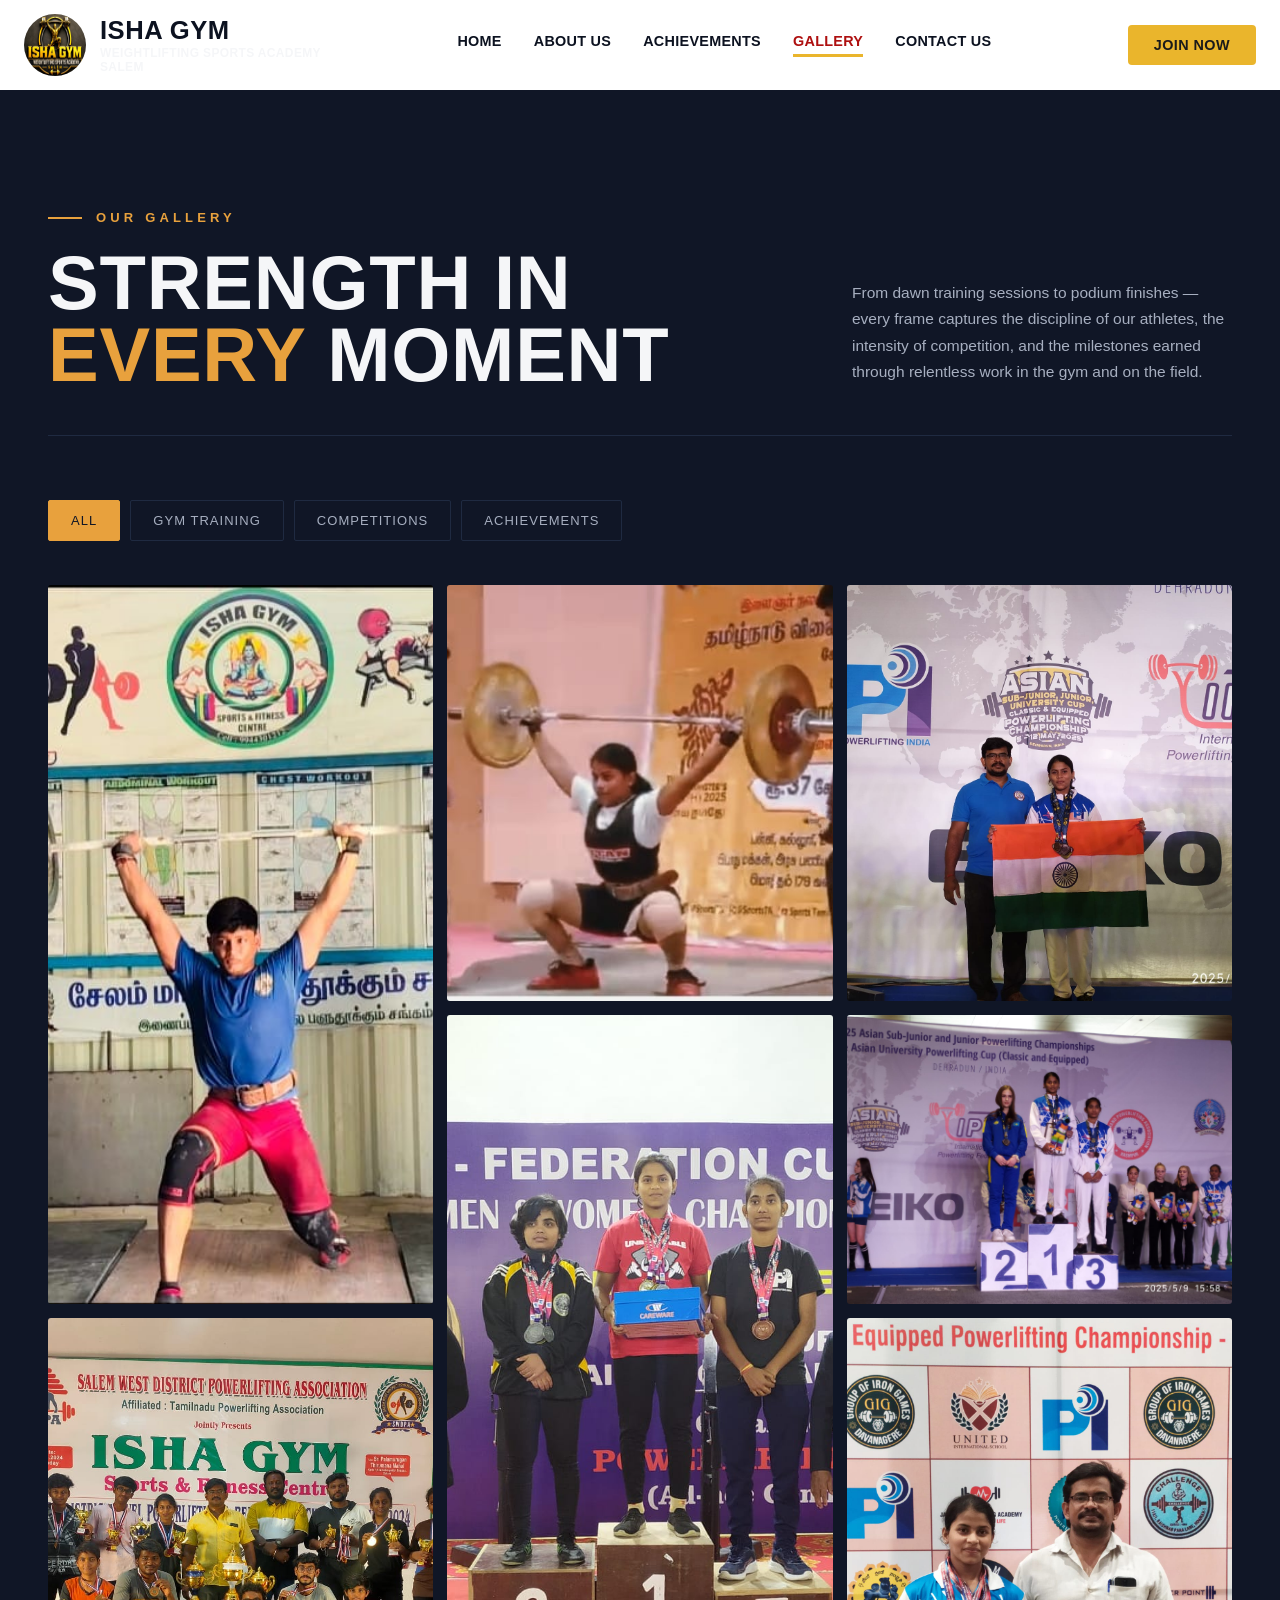
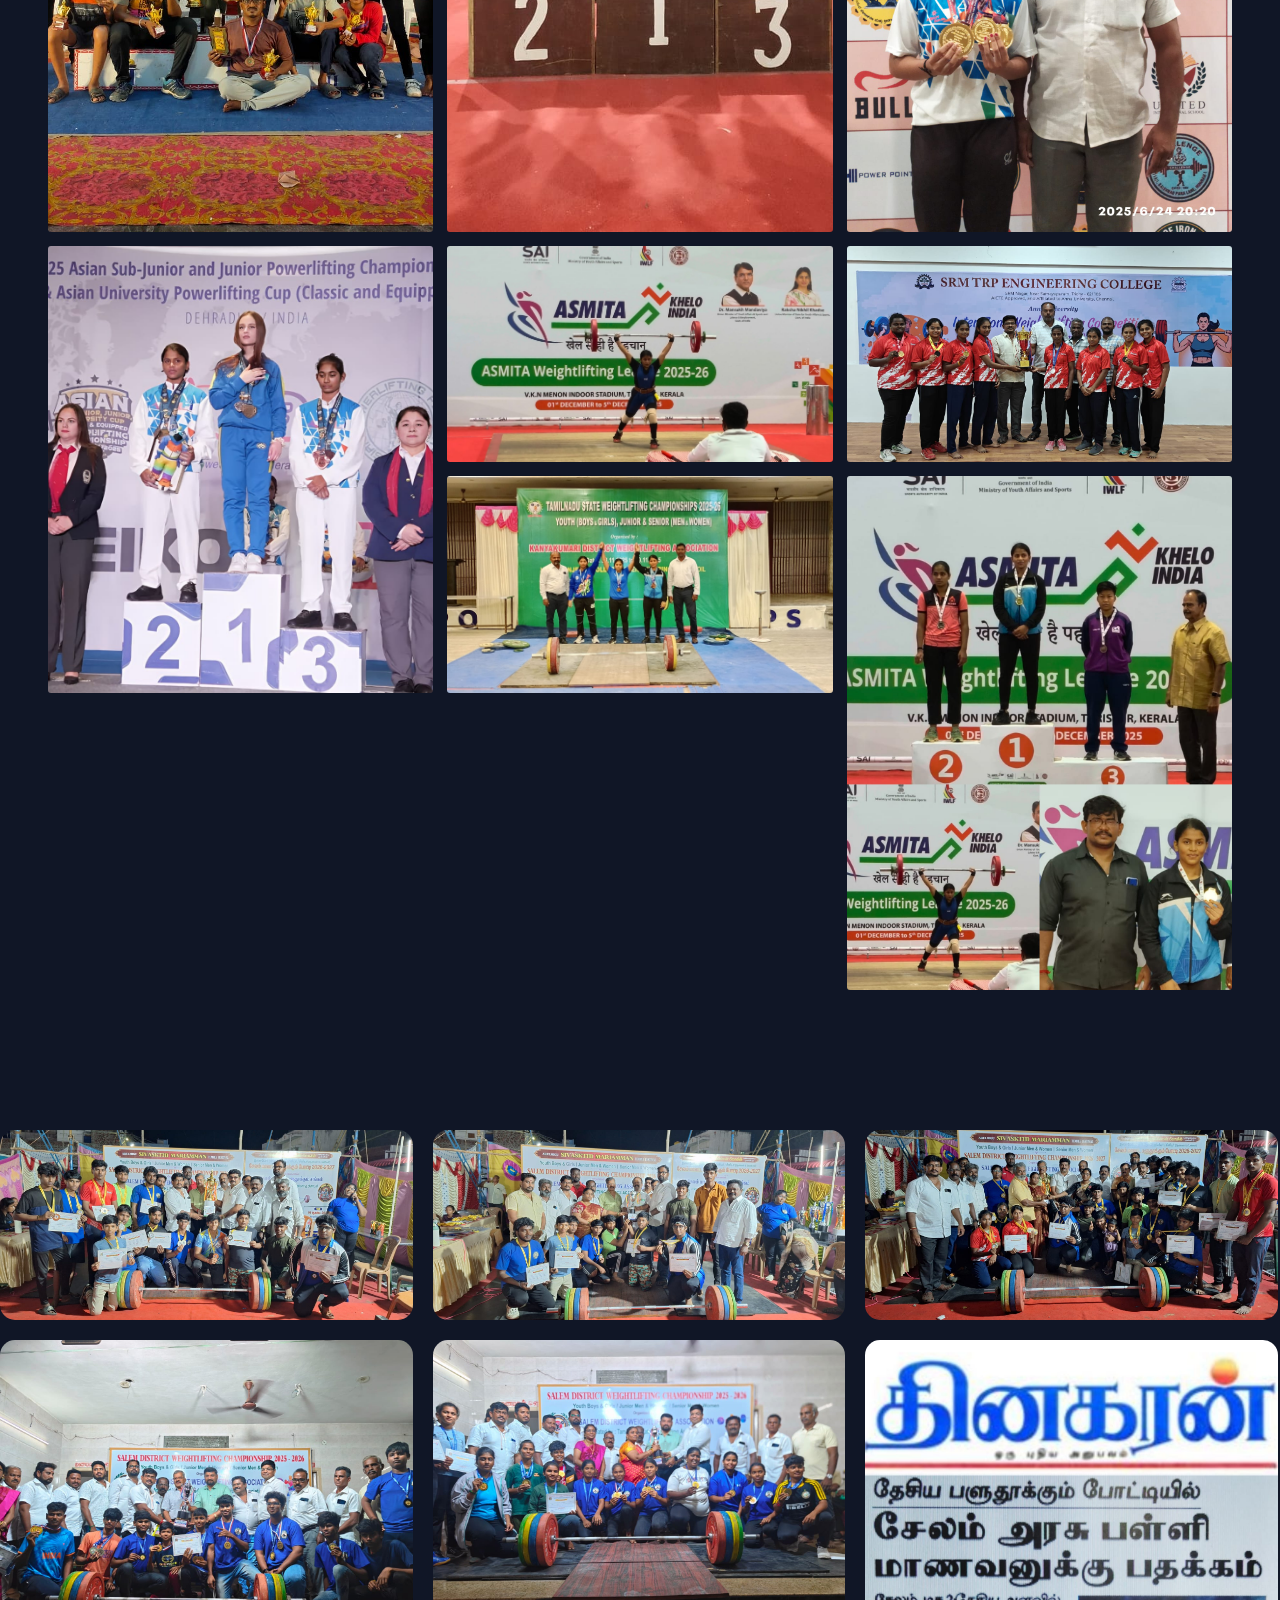
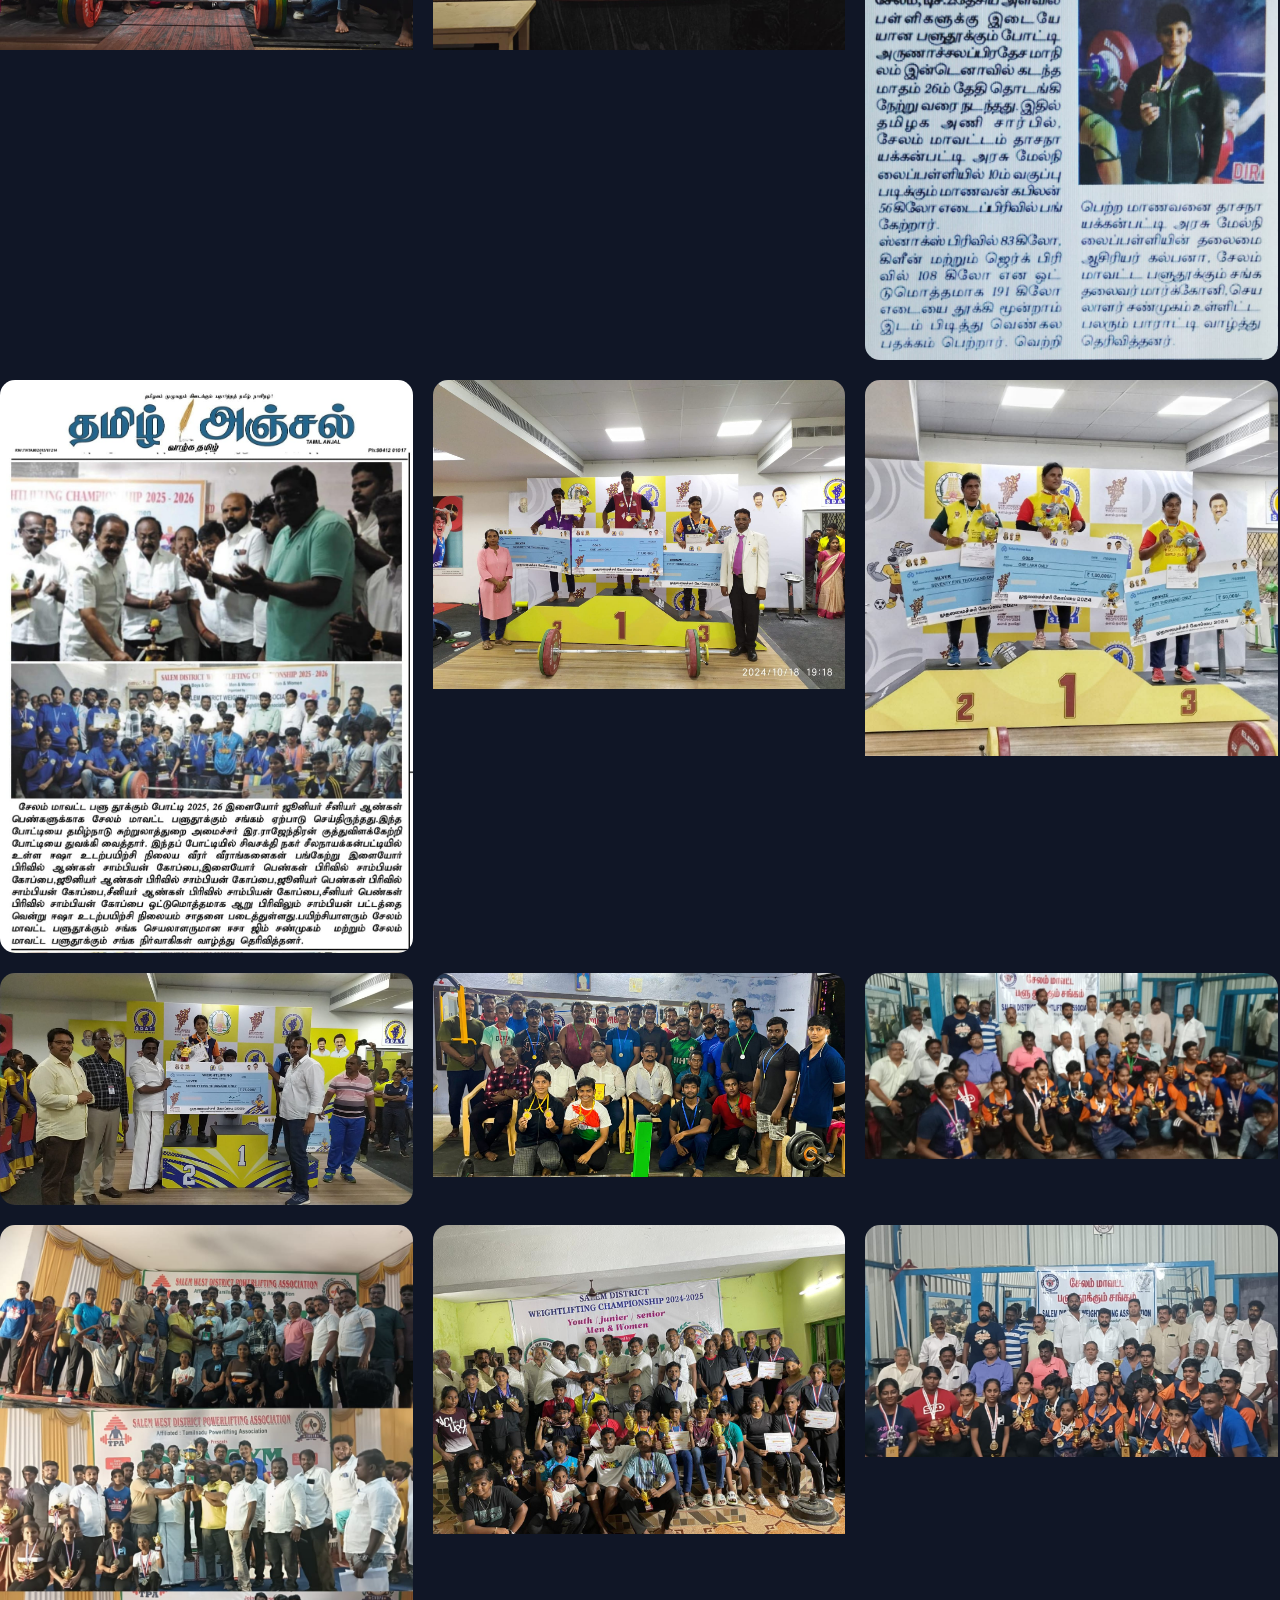
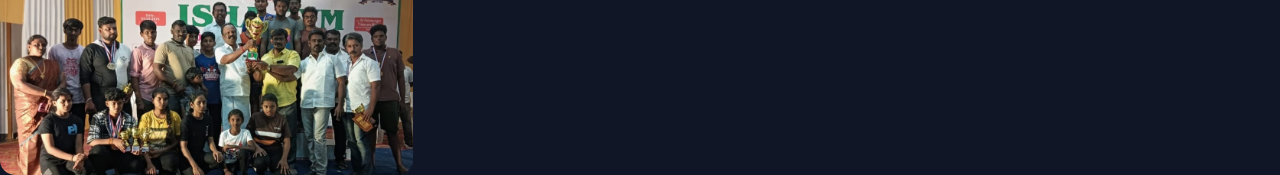
<file: gallery.html>
<!doctype html>
<html lang="en">
  <head>
    <meta charset="UTF-8" />
    <meta name="viewport" content="width=device-width, initial-scale=1.0" />
    <title>Document</title>
    <link rel="stylesheet" href="style.css" />
    <link rel="stylesheet" href="gallery.css" />
  </head>
  <body>
    <header class="site-header">
      <div class="main-nav">
        <div class="brand">
          <div class="logo-badge">
            <img src="logo.jpeg" alt="" />
          </div>
          <div class="brand-text">
            <h1>ISHA GYM</h1>
            <p class="tagline">WEIGHTLIFTING SPORTS ACADEMY</p>
            <p class="location">SALEM</p>
          </div>
        </div>

        <nav class="links" id="navLinks">
          <a href="index.html">HOME</a>
          <a href="about.html">ABOUT US</a>
          <a href="achievement.html">ACHIEVEMENTS</a>
          <a href="gallery.html" class="active">GALLERY</a>
          <a href="contact.html">CONTACT US</a>
        </nav>

        <a href="#" class="join-btn">JOIN NOW</a>

        <button
          class="hamburger"
          id="hamburgerBtn"
          aria-label="Toggle menu"
          aria-expanded="false"
          aria-controls="navLinks"
        >
          <span></span>
          <span></span>
          <span></span>
        </button>
      </div>
    </header>

    <section class="gallery-section">
      <div class="gallery-header">
        <div class="gallery-header__left">
          <div class="gallery-eyebrow">Our Gallery</div>
          <h2 class="gallery-title">Strength in <span>Every</span> Moment</h2>
        </div>
        <p class="gallery-desc">
          From dawn training sessions to podium finishes — every frame captures
          the discipline of our athletes, the intensity of competition, and the
          milestones earned through relentless work in the gym and on the field.
        </p>
      </div>

      <div class="gallery-filters" id="galleryFilters">
        <button class="filter-btn active" data-filter="all">All</button>
        <button class="filter-btn" data-filter="gym-training">
          Gym Training
        </button>

        <button class="filter-btn" data-filter="competitions">
          Competitions
        </button>
        <button class="filter-btn" data-filter="achievements">
          Achievements
        </button>
      </div>

      <div class="gallery-grid" id="galleryGrid">
        <div class="gallery-item w2 h2" data-category="gym-training">
          <img src="g1.jpeg" alt="" />
          <div class="gallery-corner"></div>
          <div class="gallery-overlay">
            <div class="gallery-overlay__inner">
              <span class="gallery-cat">Weightlifting Training</span>
              <div class="gallery-item-title">training starts at age 13</div>
            </div>
          </div>
        </div>

        <div class="gallery-item" data-category="gym-training">
          <img src="g2.jpeg" alt="" />
          <div class="gallery-corner"></div>
          <div class="gallery-overlay">
            <div class="gallery-overlay__inner">
              <span class="gallery-cat">Weightlifting</span>
              <div class="gallery-item-title">Barbell Power Clean</div>
            </div>
          </div>
        </div>

        <div class="gallery-item w2" data-category="sports-academy">
          <img src="g3.jpeg" alt="" />
          <div class="gallery-corner"></div>
          <div class="gallery-overlay">
            <div class="gallery-overlay__inner">
              <span class="gallery-cat">Asian Championship</span>
              <div class="gallery-item-title">
                Championship in weightlifting
              </div>
            </div>
          </div>
        </div>

        <div class="gallery-item h2" data-category="competitions">
          <img src="g4.jpeg" alt="" />
          <div class="gallery-corner"></div>
          <div class="gallery-overlay">
            <div class="gallery-overlay__inner">
              <span class="gallery-cat">Competitions</span>
              <div class="gallery-item-title">Regional Championship</div>
            </div>
          </div>
        </div>

        <div class="gallery-item" data-category="achievements">
          <img src="g5.jpeg" alt="" />
          <div class="gallery-corner"></div>
          <div class="gallery-overlay">
            <div class="gallery-overlay__inner">
              <span class="gallery-cat">Achievements</span>
              <div class="gallery-item-title">Podium Finish</div>
            </div>
          </div>
        </div>

        <div class="gallery-item" data-category="athletes">
          <img src="g6.jpeg" alt="" />
          <div class="gallery-corner"></div>
          <div class="gallery-overlay">
            <div class="gallery-overlay__inner">
              <span class="gallery-cat">Athletes</span>
              <div class="gallery-item-title">Focused &amp; Ready</div>
            </div>
          </div>
        </div>

        <div class="gallery-item" data-category="achievements">
          <img src="g7.jpeg" alt="" />
          <div class="gallery-corner"></div>
          <div class="gallery-overlay">
            <div class="gallery-overlay__inner">
              <span class="gallery-cat">Gold medals </span>
              <div class="gallery-item-title">weightlifting in state level</div>
            </div>
          </div>
        </div>

        <div class="gallery-item w2 h2" data-category="achievements">
          <img src="g8.jpeg" alt="" />
          <div class="gallery-corner"></div>
          <div class="gallery-overlay">
            <div class="gallery-overlay__inner">
              <span class="gallery-cat">Weightlifting</span>
              <div class="gallery-item-title">Max Effort Session</div>
            </div>
          </div>
        </div>

        <div class="gallery-item" data-category="sports-academy">
          <img src="g9.jpeg" alt="" />
          <div class="gallery-corner"></div>
          <div class="gallery-overlay">
            <div class="gallery-overlay__inner">
              <span class="gallery-cat">National level tournament</span>
              <div class="gallery-item-title">asian cup tournament</div>
            </div>
          </div>
        </div>

        <div class="gallery-item" data-category="competitions">
          <img src="g10.jpeg" alt="" />
          <div class="gallery-corner"></div>
          <div class="gallery-overlay">
            <div class="gallery-overlay__inner">
              <span class="gallery-cat">Competitions</span>
              <div class="gallery-item-title">Finals Night</div>
            </div>
          </div>
        </div>

        <div class="gallery-item w2" data-category="achievements">
          <img src="g11.jpeg" alt="" />
          <div class="gallery-corner"></div>
          <div class="gallery-overlay">
            <div class="gallery-overlay__inner">
              <span class="gallery-cat">Achievements</span>
              <div class="gallery-item-title">National Title Win</div>
            </div>
          </div>
        </div>

        <div class="gallery-item h2" data-category="athletes">
          <img src="g12.jpeg" alt="" />
          <div class="gallery-corner"></div>
          <div class="gallery-overlay">
            <div class="gallery-overlay__inner">
              <span class="gallery-cat">Athletes</span>
              <div class="gallery-item-title">Built Through Discipline</div>
            </div>
          </div>
        </div>

        
    </section>

    <section>
  <div class="gallery-a">

    <div class="photo-b" data-category="athletes">
      <img src="a13.jpeg" alt="" />
      <div class="corner-c"></div>
    </div>

    <div class="photo-b" data-category="athletes">
      <img src="a14.jpeg" alt="" />
      <div class="corner-c"></div>
    </div>

    <div class="photo-b" data-category="athletes">
      <img src="a15.jpeg" alt="" />
      <div class="corner-c"></div>
    </div>

    <div class="photo-b" data-category="athletes">
      <img src="a16.jpeg" alt="" />
      <div class="corner-c"></div>
    </div>

    <div class="photo-b" data-category="athletes">
      <img src="a17.jpeg" alt="" />
      <div class="corner-c"></div>
    </div>

    <div class="photo-b" data-category="athletes">
      <img src="a18.jpeg" alt="" />
      <div class="corner-c"></div>
    </div>

    <div class="photo-b" data-category="athletes">
      <img src="a19.jpeg" alt="" />
      <div class="corner-c"></div>
    </div>

    <div class="photo-b" data-category="athletes">
      <img src="a20.jpeg" alt="" />
      <div class="corner-c"></div>
    </div>

    <div class="photo-b" data-category="athletes">
      <img src="a21.jpeg" alt="" />
      <div class="corner-c"></div>
    </div>

    <div class="photo-b" data-category="athletes">
      <img src="a22.jpeg" alt="" />
      <div class="corner-c"></div>
    </div>

    <div class="photo-b" data-category="athletes">
      <img src="a23.jpeg" alt="" />
      <div class="corner-c"></div>
    </div>

    <div class="photo-b" data-category="athletes">
      <img src="a24.jpeg" alt="" />
      <div class="corner-c"></div>
    </div>

    <div class="photo-b" data-category="athletes">
      <img src="a25.jpeg" alt="" />
      <div class="corner-c"></div>
    </div>

    <div class="photo-b" data-category="athletes">
      <img src="a26.jpeg" alt="" />
      <div class="corner-c"></div>
    </div>

    <div class="photo-b" data-category="athletes">
      <img src="a27.jpeg" alt="" />
      <div class="corner-c"></div>
    </div>

  </div>
</section>
  </body>
  <script src="script.js"></script>
</html>
</file>
<file: style.css>
:root{
    --black: #040508;
    --navy:#091626;
    --gold:#eab52c;
    --red:#ae1010;

    --white:#ffff;
    --offwhite:#fbfbfc;
    --gray:#e9eaec;

    --dark:#111111;
    --light:#ffff;

    --border:#d9dce1;
    --orange-glow:   rgba(255, 76, 21, 0.18);

}

*{
    margin: 0;
    padding: 0;
    box-sizing: border-box;

}

html{
  scroll-behavior: smooth;
}
body{
    background: radial-gradient(ellipse 900px 600px at 85% -10%, var(--offwhite));
}

.top-bar {
        background: var(--navy);
        color: #fff;
        display: flex;
        align-items: center;
        justify-content: space-between;
        padding: 8px 24px;
        font-size: 0.85rem;
        flex-wrap: wrap;
        gap: 8px;
      }

.top-bar .contact-info {
        display: flex;
        align-items: center;
        gap: 24px;
        flex-wrap: wrap;
 }

      .top-bar .contact-info span {
        display: flex;
        align-items: center;
        gap: 6px;
        color: #d9dee6;
      }

      .top-bar .contact-info svg {
        width: 14px;
        height: 14px;
        fill: var(--gold);
        flex-shrink: 0;
      }

      .top-bar .social {
        display: flex;
        align-items: center;
        gap: 10px;
      }

      .top-bar .social span.label {
        color: #d9dee6;
        margin-right: 4px;
      }

      .top-bar .social a {
        width: 26px;
        height: 26px;
        border-radius: 50%;
        display: flex;
        align-items: center;
        justify-content: center;
        text-decoration: none;
        color: #fff;
        font-size: 0.75rem;
      }

      .top-bar .social a.fb {
        background: #1877f2;
      }
      .top-bar .social a.ig {
        background: radial-gradient(
          circle at 30% 107%,
          #fdf497 0%,
          #fdf497 5%,
          #fd5949 45%,
          #d6249f 60%,
          #285aeb 90%
        );
      }
      .top-bar .social a.yt {
        background: #ff0000;
      }
      .top-bar .social a.wa {
        background: #25d366;
      }

      /* Main nav */
      .main-nav {
        display: flex;
        align-items: center;
        justify-content: space-between;
        padding: 14px 24px;
        background: #fff;
        flex-wrap: wrap;
        gap: 16px;
      }

      .brand {
        display: flex;
        align-items: center;
        gap: 14px;
      }

      .logo-badge img{
        width: 62px;
        height: 62px;
        border-radius: 50%;
        background: var(--navy);
        display: flex;
        align-items: center;
        justify-content: center;
        flex-shrink: 0;
      }

      .logo-badge svg {
        width: 36px;
        height: 36px;
        fill: var(--gold);
      }

      .brand-text h1 {
        margin: 0;
        font-size: 1.6rem;
        font-weight: 800;
        letter-spacing: 0.02em;
        color: var(--navy);
        line-height: 1.1;
      }

      .brand-text .tagline {
        margin: 2px 0 0;
        font-size: 0.75rem;
        font-weight: 700;
        letter-spacing: 0.03em;
        color: var(--text-dark);
      }

      .brand-text .location {
        margin: 0;
        font-size: 0.75rem;
        font-weight: 700;
        letter-spacing: 0.03em;
        color: var(--text-dark);
      }

      nav.links {
        display: flex;
        align-items: center;
        gap: 32px;
        flex-wrap: wrap;
      }

      nav.links a {
        text-decoration: none;
        color: var(--navy);
        font-size: 0.9rem;
        font-weight: 700;
        letter-spacing: 0.02em;
        padding-bottom: 8px;
        position: relative;
      }

      nav.links a.active {
        color: var(--red);
      }

      nav.links a.active::after {
        content: "";
        position: absolute;
        left: 0;
        right: 0;
        bottom: 0;
        height: 3px;
        background: var(--gold);
      }

      nav.links a:hover {
        color: var(--red);
      }

      .join-btn {
        background: var(--gold);
        color: #1a1a1a;
        border: none;
        padding: 12px 26px;
        font-weight: 800;
        font-size: 0.9rem;
        letter-spacing: 0.03em;
        border-radius: 4px;
        cursor: pointer;
        text-decoration: none;
        white-space: nowrap;
      }

      .join-btn:hover {
        background: #e0961a;
      }

      .hamburger {
        display: none;
        background: none;
        border: none;
        cursor: pointer;
        width: 40px;
        height: 40px;
        flex-direction: column;
        align-items: center;
        justify-content: center;
        gap: 5px;
        padding: 0;
        order: 3;
      }

      .hamburger span {
        display: block;
        width: 26px;
        height: 3px;
        background: var(--navy);
        border-radius: 2px;
        transition:
          transform 0.3s ease,
          opacity 0.3s ease;
      }

      .hamburger.open span:nth-child(1) {
        transform: translateY(8px) rotate(45deg);
      }
      .hamburger.open span:nth-child(2) {
        opacity: 0;
      }
      .hamburger.open span:nth-child(3) {
        transform: translateY(-8px) rotate(-45deg);
      }

      @media (max-width: 1024px) {
        .main-nav {
          position: relative;
        }

        .join-btn{
          display: none;
        }

        nav.links {
          display: none;
          flex-direction: column;
          align-items: flex-start;
          gap: 0;
          width: 100%;
          order: 4;
        }

        nav.links.open {
          display: flex;
        }

        nav.links a {
          width: 100%;
          padding: 14px 4px;
          border-bottom: 1px solid #eee;
        }

        nav.links a.active::after {
          display: none;
        }

        .hamburger {
          display: flex;
        }
      }

      .hero{
        background: linear-gradient(135deg, var(--navy), var(--black));
        height: 100%;
        width: 100%;
        position: relative;
        padding: 20px;
        
        border-bottom: 10px;
      }

      .hero-grid{
        display: grid;
        grid-template-columns: .7fr 1.3fr;
        gap: 10px;
        align-items: center;
      }
      .hero-copy{
        color: var(--gold);
        font-size: clamp(2rem, 2vw, 3rem);
        font-weight: 300;
        width: 100%;
      }

      .hero-copy h1{
        color: var(--light);
        font-weight: 400;
        font-size: clamp(4rem, 5vw, 4rem);
        margin-top: 15px;
        margin-bottom: 10px;
      }

      .acent{
        color: gold;
      }

      .hero-img{
        width: 100%;
        display: flex;
        height: auto;
        object-fit: cover;
      }

      .hero-img img{
        border-radius: 5px;
        width: 100%;
        height: auto;
        object-fit: cover;
      }

      .lead{
        font-size: clamp(1rem, 2vw, 1.5rem);
        color: var(--gray);
        margin-bottom: 20px;
      }

      .hero-section{
        margin-top: 30px;
      }
.btn-solid {
  display: inline-flex;
  align-items: center;
  justify-content: center;
  gap: 10px;
  padding: 16px 30px;
  text-decoration: none;
  font-weight: 700;
  font-size: 13.5px;
  letter-spacing: 0.09em;
  text-transform: uppercase;
  border-radius: 5px;
  transition: transform 0.25s , background 0.25s , border-color 0.25s , color 0.25s ;
  white-space: nowrap;
  margin-top: 10px;
}
.btn-solid { background: var(--gold); color: #150500; }
.btn-solid:hover { background: var(--gold); transform: translateY(-2px); }
.btn-outline { background: transparent; border: 1.5px solid var(--border); color: var(--light); }
.btn-outline:hover { border-color: var(--gold); background: var(--orange-glow); transform: translateY(-2px); }
.btn-dark { background: #0c0c0c; color: var(--white); border: 1px solid var(--border); }
.btn-dark:hover { background: #000; transform: translateY(-2px); }
.btn i, .btn svg { width: 15px; height: 15px; }
.btn-block { width: 100%; }

.reveal{
  opacity:0 ;
  transform: translateY(35px);
  transition: opacity 0.5s cubic-bezier(0.39, 0.575, 0.565, 1);
}

.reveal.in{
  opacity: 1;
  transform: translateY(0);
}

.why-head h1{
  color: var(--navy);
  text-align: center;
  font-size: clamp(2rem , 4vw, 4rem);

}

.why-grid{
 display:grid;
 grid-template-columns: repeat(3, 1fr);
 margin-top:10px ;
}
.why-item{
  background: var(--navy);
  margin: 10px;
  border-radius:15px;
  transition: border-color 0.3s , transform 0.3s , background 0.3s ;
  width: 300px;
  height: 300px;
  padding: 20px;
}

.why-item:hover{
  border:1px solid var(--gold); background: var(--navy); transform: translateY(-10px);
  
}

.why-item p{
  justify-content: center;
  align-items: center;
  text-align: center;
  margin-top: 5px;
  color: var(--gold);
  font-size: clamp(1rem, 2vw, 2rem);

}

.ach-stats-grid {
  max-width: 100%;
  margin: 0 auto;
  display: grid;
  grid-template-columns: repeat(5, 1fr);
  gap: 18px;
}
.ach-stats-grid .stat-card { padding: 30px 22px; border-top: 2px solid var(--navy); text-align: left; background: var(--navy); border-radius: 10px;
  color: white; margin-bottom: 30px; 

}
.ach-stats-grid .num { font-family: ; font-size: clamp(34px, 4vw, 46px); color: var(--white); display: block; line-height: 1; }
.ach-stats-grid .lbl { display: block; margin-top: 10px; font-size: clamp(1rem, 3vw, 1.5rem); color: var(--navy); line-height: 1.4; color: white;}

.eyebrow{
  text-align: center;
  font-size: clamp(2rem, 2vw, 3rem);
  color: var(--navy);
  margin: 10px;
}

.stats-head{
  text-align: center;
  padding: 30px;

}

.stats-head h2{
  color: var(--navy);
  font-size: clamp(2rem , 3vw, 2rem);
  margin-top: 30px;
}

stats-head div{
  margin-top: 50px;
}

@media (max-width: 1580px){
  .ach-stats-grid {
  max-width: 100%;
  margin: 0 auto;
  grid-template-columns: repeat(3, 1fr);
  gap: 18px;
 }

 .why-grid{
 display:grid;
 grid-template-columns: repeat(3, 1fr);
 margin-top:10px ;
 
  }
}

@media (max-width:950px){
  .ach-stats-grid {
  max-width: 95%;
  margin: 0 auto;
  grid-template-columns: repeat(2, 1fr);
  gap: 18px;
 }

 .why-grid{
 display:grid;
 grid-template-columns: repeat(2, 1fr);
 margin-top:10px ;
 
  }
}

@media (max-width:650px){
  .hero-grid{
        display: grid;
        grid-template-columns: 1fr;
        gap: 10px;
        align-items: center;
      }

      .ach-stats-grid {
  max-width: 95%;
  margin: 0 auto;
  grid-template-columns: repeat(1, 1fr);
  gap: 18px;
 }

 .why-grid{
 display:grid;
 grid-template-columns: repeat(1, 1fr);
 margin-top:10px ;
 
  }

  .why-item{
  background: var(--navy);
  border-radius:15px;
  transition: border-color 0.3s , transform 0.3s , background 0.3s ;
  width: 95%;
  height: 150px;
}

}
</file>
<file: achievement.css>
:root{
  --navy: #0a1128;
  --navy-light: #0b101fd0;
  --gold: #ffc107;
  --gold-dark: #e0a800;
  --white: #ffffff;
  --gray: #d1d5db;
  
  
  
}


.achievement-stat{
    background: var(--navy-light);
    padding: 20px;
    border-radius: 5px;
}

.achievement{
    height: 100vh;
    width: 100%;
    background: var(--navy);
    display: grid;
    grid-template-columns: 1fr 1.3fr;
}

.ach-right h2{
    color: var(--gold);
    font-size: clamp(2rem, 2vw, 1.5rem);
    text-align: center;
    margin-top: 10px;
    margin-bottom: 20px;

}

.ach-left{
    width: 100%;
    height: 100%;
    object-fit: cover;
    border-radius: 10px;
}

.ach-left img{
    width: 100%;
    height: 100%;
    object-fit: cover;

}
.ach-content h1{
    color: var(--white);
    font-size: clamp(3rem, 5vw, 4rem);
    text-align: center;
    margin-top: 10px;
    margin-bottom: 20px;
    margin-bottom: 50px;
    
}

.ach-content p{
    color: var(--white);
    font-size: clamp(1rem, 3vw, 2rem);
    text-align: center;
    margin-top: 10px;
    margin-bottom: 20px;
    
}

.ach-content{
    align-items: center;
    justify-content: center;
    height: 100%;
}

.btn{
    align-items: center;
    justify-content: center;
    margin-top: 30px;
    margin: 20px;

}

@media (max-width:900px){
 .achievement{
    height: 100vh;
    width: 100%;
    background: var(--navy);
    display: grid;
    grid-template-columns: 1fr;
    }

    .ach-left{
    width: 100%;
    height: 100%;
    object-fit: cover;
    border-radius: 10px;
  }
   .ach-left img{
    width: 100%;
    height: auto;
    object-fit: cover;

  }

  .ach-content h1{
    margin-bottom: 10px;
  }
}

.ach-grid {
  max-width: 100%;
  margin: 0 auto;
  display: grid;
  grid-template-columns: repeat(3, 1fr);
  gap: 22px;
  margin: 10px;
}
.ach-card { padding: 30px; position: relative; background: var(--navy); border-radius: 10px;}
.ach-card .top-row { display: flex; align-items: center; justify-content: space-between; margin-bottom: 20px; }
.ach-card .year-tag {
  font-size: 11.5px; font-weight: 700; letter-spacing: 0.06em; text-transform: uppercase;
  color: var(--gray); border: 1px solid var(--gold); padding: 5px 10px; border-radius: 20px;
}
.ach-card h4 { font-size: 18px; margin-bottom: 10px; color: #e0a800;}
.ach-card p { font-size: 14px; color: var(--gray); line-height: 1.55; }
.section-head{
    text-align: center;
}
.eyebrow{
    color: var(--navy);
    font-size: clamp(1rem, 3vw, 3rem);
    text-align: center;
    margin-bottom: 30px;
}

.section-head p{
    margin-top:  10px;
    font-size: 1rem;
}

.section-head h2{
    margin:  10px;
}

@media (max-width:650px){
    .ach-grid{
        grid-template-columns: repeat(2, 1fr);
    }
}

@media(max-width:480px){
    .ach-grid{
        grid-template-columns: repeat(1, 1fr);
    }
}

.card-img{
    display: grid;
    grid-template-columns: repeat(4, 1fr);
    gap: 10px;
    margin-top: 10px;
    align-items: center;
    justify-content: center;
    
    
}

.card-a{
    width: auto;
    height: auto;
    object-fit: cover;
    border-radius: 10px;
    overflow: hidden;
    margin: 10px;
    
}

.card-a img{
    width: 350px;
    height: auto;
    object-fit: cover;
    border-radius: 10px;
    overflow: hidden;
}

h3{
    color: #0a1128;
    font-size: clamp(2rem, 3vw , 1.5rem);
    text-align: center;
}

@media(max-width:950px){
    .card-img{
        grid-template-columns: repeat(2,1fr);
    }
}

@media(max-width:750px){
    .card-img{
        grid-template-columns: repeat(1,1fr);
    }
}



/* ============================================================
   ACHIEVEMENT SECTION — SCOPED STYLES
   Every rule is namespaced under .achievement-section so it
   cannot collide with existing classes elsewhere on the site
   (no bare body / h1 / p / .container / .card selectors).
============================================================= */

.achievement-section {
  --navy-900: #0B1B33;
  --navy-700: #142B4A;
  --navy-text-secondary: #D8E0EB;
  --gray-body: #4B5563;
  --vision-bg: #F5F7FA;
  --white: #FFFFFF;

  background-color: var(--white);
  padding: 60px;
  overflow-x: hidden;
}

@media (min-width: 700px) {
  .achievement-section {
    padding: 100px 24px;
  }
}

.achievement-section .achievement-container {
  max-width: 1160px;
  margin: 0 auto;
}

/* ============ SECTION HEADER ============ */

.achievement-section .achievement-header {
  max-width: 780px;
  margin: 0 auto;
  text-align: center;
}

.achievement-section .achievement-label {
  display: inline-block;
  font-size: 13px;
  font-weight: 700;
  letter-spacing: 0.14em;
  text-transform: uppercase;
  color: var(--navy-700);
  margin-bottom: 14px;
}

.achievement-section .achievement-heading {
  font-size: clamp(28px, 4vw, 48px);
  line-height: 1.15;
  font-weight: 800;
  color: var(--navy-900);
  margin: 0 0 20px;
}

.achievement-section .achievement-description {
  font-size: clamp(14px, 1.6vw, 16px);
  line-height: 1.7;
  color: var(--gray-body);
  margin: 0;
}

/* ============ MAJOR ACHIEVEMENTS HEADING ============ */

.achievement-section .achievement-subheading {
  display: flex;
  align-items: center;
  justify-content: center;
  gap: 10px;
  font-size: clamp(20px, 2.6vw, 26px);
  font-weight: 800;
  color: var(--navy-900);
  margin: 64px 0 28px;
  text-align: center;
}

.achievement-section .achievement-subheading-icon {
  font-size: 0.9em;
  line-height: 1;
}

/* ============ ACHIEVEMENT GRID + CARDS ============ */

.achievement-section .achievement-grid {
  display: grid;
  grid-template-columns: 1fr;
  gap: 18px;
}

@media (min-width: 640px) {
  .achievement-section .achievement-grid {
    grid-template-columns: repeat(2, 1fr);
    gap: 22px;
  }
}

@media (min-width: 900px) {
  .achievement-section .achievement-grid {
    grid-template-columns: repeat(3, 1fr);
    gap: 24px;
  }
}

.achievement-section .achievement-card {
  background: linear-gradient(160deg, var(--navy-700), var(--navy-900));
  border-radius: 16px;
  padding: 28px 24px;
  box-shadow: 0 10px 24px rgba(11, 27, 51, 0.16);
  transition: transform 0.25s ease, box-shadow 0.25s ease;
}

@media (min-width: 900px) {
  .achievement-section .achievement-card:hover {
    transform: translateY(-6px);
    box-shadow: 0 18px 34px rgba(11, 27, 51, 0.26);
  }
}

.achievement-section .achievement-card-icon {
  width: 46px;
  height: 46px;
  display: flex;
  align-items: center;
  justify-content: center;
  font-size: 22px;
  background-color: rgba(255, 255, 255, 0.1);
  border-radius: 10px;
  margin-bottom: 16px;
}

.achievement-section .achievement-card-title {
  font-size: clamp(17px, 2vw, 20px);
  line-height: 1.35;
  font-weight: 700;
  color: var(--white);
  margin: 0 0 10px;
}

.achievement-section .achievement-card-text {
  font-size: 14.5px;
  line-height: 1.65;
  color: var(--navy-text-secondary);
  margin: 0;
}

/* ============ TRAINING MISSION CARD ============ */

.achievement-section .mission-card {
  background: linear-gradient(160deg, var(--navy-700), var(--navy-900));
  border-radius: 18px;
  padding: 32px 26px;
  margin-top: 56px;
  box-shadow: 0 10px 24px rgba(11, 27, 51, 0.16);
  display: flex;
  flex-direction: column;
  align-items: flex-start;
  gap: 18px;
}

@media (min-width: 700px) {
  .achievement-section .mission-card {
    flex-direction: row;
    align-items: center;
    padding: 40px 44px;
    gap: 28px;
  }
}

.achievement-section .mission-card-icon {
  flex-shrink: 0;
  width: 56px;
  height: 56px;
  display: flex;
  align-items: center;
  justify-content: center;
  font-size: 26px;
  background-color: rgba(255, 255, 255, 0.1);
  border-radius: 12px;
}

.achievement-section .mission-card-title {
  font-size: clamp(22px, 3vw, 28px);
  font-weight: 800;
  color: var(--white);
  margin: 0 0 10px;
}

.achievement-section .mission-card-text {
  font-size: 15px;
  line-height: 1.7;
  color: var(--navy-text-secondary);
  margin: 0;
  max-width: 640px;
}

/* ============ VISION CARD ============ */

.achievement-section .vision-card {
  background-color: var(--vision-bg);
  border-radius: 18px;
  padding: 32px 26px;
  margin-top: 24px;
  text-align: center;
}

@media (min-width: 700px) {
  .achievement-section .vision-card {
    padding: 40px 44px;
  }
}

.achievement-section .vision-card-title {
  display: flex;
  align-items: center;
  justify-content: center;
  gap: 10px;
  font-size: clamp(20px, 2.6vw, 24px);
  font-weight: 800;
  color: var(--navy-900);
  margin: 0 0 20px;
}

.achievement-section .vision-card-icon {
  font-size: 0.9em;
  line-height: 1;
}

.achievement-section .vision-pill-list {
  list-style: none;
  display: flex;
  flex-wrap: wrap;
  justify-content: center;
  gap: 10px;
  margin: 0 0 22px;
  padding: 0;
}

.achievement-section .vision-pill {
  background-color: var(--navy-900);
  color: var(--white);
  font-size: 13px;
  font-weight: 600;
  letter-spacing: 0.02em;
  padding: 8px 18px;
  border-radius: 999px;
}

.achievement-section .vision-card-text {
  max-width: 700px;
  margin: 0 auto;
  font-size: clamp(14px, 1.6vw, 16px);
  line-height: 1.7;
  color: var(--gray-body);
}

/* ============ FINAL MESSAGE ============ */

.achievement-section .achievement-final {
  text-align: center;
  margin-top: 60px;
}

.achievement-section .achievement-final-title {
  font-size: clamp(20px, 2.6vw, 26px);
  font-weight: 800;
  color: var(--navy-900);
  margin: 0 0 10px;
}

.achievement-section .achievement-final-text {
  font-size: clamp(14px, 1.6vw, 16px);
  color: var(--gray-body);
  margin: 0;
  }
</file>
<file: about.css>
/* ABOUT SECTION - NAVY + WHITE + GOLD THEME */
:root{
  --navy: #0a1128;
  --navy-light: #1a2342;
  --gold: #ffc107;
  --gold-dark: #e0a800;
  --white: #ffffff;
  --gray: #d1d5db;
}

.about{
  background: linear-gradient(135deg, var(--navy) 0%, var(--navy-light) 100%);
  color: var(--white);
  padding: 80px 8%;
  position: relative;
  overflow: hidden;
}

/* Background gold glow effect */
.about::before{
  content: '';
  position: absolute;
  top: -50%;
  right: -10%;
  width: 600px;
  height: 600px;
  background: radial-gradient(circle, rgba(255,193,7,0.1) 0%, transparent 70%);
  z-index: 0;
}

.about-container{
  max-width: 1200px;
  margin: 0 auto;
  display: grid;
  grid-template-columns: 1fr 1fr;
  gap: 60px;
  position: relative;
  z-index: 1;
}

/* LEFT CONTENT */
.about-content .section-tag{
  display: inline-block;
  background: rgba(255,193,7,0.15);
  color: var(--gold);
  padding: 8px 16px;
  border-radius: 20px;
  font-size: 13px;
  font-weight: 600;
  letter-spacing: 1px;
  margin-bottom: 20px;
  border: 1px solid rgba(255,193,7,0.3);
}

.about-content h2{
  font-family: 'Oswald', sans-serif;
  font-size: 48px;
  line-height: 1.2;
  margin-bottom: 25px;
  color: var(--white);
}

.about-content h2::after{
  content: '';
  display: block;
  width: 80px;
  height: 3px;
  background: var(--gold);
  margin-top: 15px;
}

.about-content p{
  color: var(--gray);
  line-height: 1.8;
  margin-bottom: 20px;
  font-size: 16px;
}

.about-content p strong{
  color: var(--gold);
  font-weight: 600;
}

.about-content h3{
  font-family: 'Oswald', sans-serif;
  font-size: 24px;
  color: var(--gold);
  margin-top: 30px;
  letter-spacing: 1px;
}

/* RIGHT FEATURES GRID */
.training-features{
  display: grid;
  grid-template-columns: repeat(3,1fr);
  gap: 20px;
  background: var(--navy);
  margin-top: 30px;
  padding: 20px;
}

.feature{
  background: var(--navy-light);
  border: 1px solid rgba(255,193,7,0.2);
  padding: 25px 20px;
  border-radius: 12px;
  backdrop-filter: blur(10px);
  transition: all 0.4s ease;
  position: relative;
  overflow: hidden;
}

/* Hover effect with gold glow */
.feature:hover{
  transform: translateY(-8px);
  border-color: var(--gold);
  background: rgba(255,193,7,0.08);
  box-shadow: 0 10px 30px rgba(255,193,7,0.2);
}

.feature::before{
  content: '';
  position: absolute;
  top: 0;
  left: -100%;
  width: 100%;
  height: 2px;
  background: linear-gradient(90deg, transparent, var(--gold), transparent);
  transition: 0.5s;
}

.feature:hover::before{
  left: 100%;
}

.feature span{
  font-family: 'Oswald', sans-serif;
  font-size: 40px;
  font-weight: 700;
  color: rgba(255,193,7,0.15);
  display: block;
  margin-bottom: 10px;
}

.feature h3{
  font-size: 16px;
  font-weight: 600;
  color: var(--white);
  line-height: 1.4;
}

/* SCROLL ANIMATION */
.about-content, .feature{
  opacity: 0;
  transform: translateY(30px);
  animation: fadeUp 0.8s forwards;
}

.feature:nth-child(1){animation-delay: 0.1s}
.feature:nth-child(2){animation-delay: 0.2s}
.feature:nth-child(3){animation-delay: 0.3s}
.feature:nth-child(4){animation-delay: 0.4s}
.feature:nth-child(5){animation-delay: 0.5s}
.feature:nth-child(6){animation-delay: 0.6s}

@keyframes fadeUp{
  to{opacity: 1; transform: translateY(0)}
}

/* RESPONSIVE */
@media(max-width: 992px){
  .about-container{
    grid-template-columns: 1fr;
    gap: 40px;
  }
  .about-content h2{font-size: 36px}
}

@media(max-width: 600px){
  .about{padding: 50px 5%}
  .training-features{grid-template-columns: 1fr}
  .about-content h2{font-size: 32px}
}

.about-img{
        width: 100%;
        display: flex;
        height: 650px;
        object-fit: cover;
        border-radius: 15px;
        box-shadow: 5px 10px 20px rgba(0, 0, 0, 0.384);

}

.about-img img{
        border-radius: 15px;
        width: 100%;
        height: 650px;
        object-fit: cover;

}

.who{
    background: var(--navy);
    width: 100%;
    height: 100%;
    padding: 20px;
    
    text-align: center;
}

.who h1{
    color: var(--gold);
    text-align: center;
    margin-top: 30px;
    margin-bottom: 20px;
    font-size: clamp(2rem, 3vw, 2rem);
}

.who h3{
    color: var(--gray);
    text-align: center;
    margin-top: 30px;
    margin-bottom: 20px;
    font-size: clamp(2rem, 3vw, 2rem);
}

.who p{
    color: var(--white);
    text-align: center;
    margin-top: 30px;
    margin-bottom: 20px;
    font-size: clamp(1.5rem, 1vw, 1.5rem);
}



h2{
  color: white;
}
.coach{
   height: auto;
   object-fit: cover;
   border-radius: 5px;
   display: flex;
   justify-content: center;
   align-items: center;
   margin: 0 auto;
   background: var(--navy);
   flex-direction: column;
}

.coach img{
  width: 300px;
  height: 300px;
  border-radius: 5px;
  margin: 20px;

}

/* ================================
   ACHIEVEMENTS SECTION
================================ */

.achievements {
    background: #071a33;
    color: #ffffff;
    padding: 90px 0;
}

.achievements .container {
    width: 90%;
    max-width: 1200px;
    margin: auto;
}

/* Header */

.section-header {
    text-align: center;
    max-width: 800px;
    margin: 0 auto 60px;
}

.section-tag {
    color: #e63946;
    font-size: 15px;
    font-weight: 700;
    text-transform: uppercase;
    letter-spacing: 2px;
}

.section-header h2 {
    font-size: clamp(32px, 5vw, 52px);
    line-height: 1.15;
    margin: 15px 0 20px;
    color: #ffffff;
    font-weight: 800;
}

.section-header p {
    color: #c7d2df;
    font-size: 17px;
    line-height: 1.8;
}


/* Achievement List */

.achievement-list {
    display: grid;
    grid-template-columns: repeat(2, 1fr);
    gap: 22px;
}

.achievement-item {
    display: flex;
    gap: 18px;
    padding: 25px;
    background: #0b2342;
    border: 1px solid rgba(255, 255, 255, 0.08);
    border-radius: 12px;
    transition: 0.3s ease;
}

.achievement-item:hover {
    transform: translateY(-5px);
    border-color: #e63946;
    background: #0e294c;
}

.achievement-item .icon {
    min-width: 38px;
    height: 38px;
    display: flex;
    align-items: center;
    justify-content: center;
    background: #e63946;
    color: #ffffff;
    border-radius: 50%;
    font-size: 18px;
    font-weight: bold;
}

.achievement-item p {
    margin: 0;
    color: #d7e0ea;
    font-size: 16px;
    line-height: 1.7;
}

.achievement-item strong {
    color: #ffffff;
}


/* Highlight Box */

.achievement-highlight {
    margin-top: 50px;
    padding: 40px;
    text-align: center;
    background: linear-gradient(
        135deg,
        #0b2342,
        #102f55
    );
    border-left: 4px solid #e63946;
    border-radius: 12px;
}

.achievement-highlight h3 {
    color: #ffffff;
    font-size: 28px;
    margin-bottom: 15px;
}

.achievement-highlight p {
    max-width: 800px;
    margin: auto;
    color: #c7d2df;
    line-height: 1.8;
}


/* ================================
   MOBILE RESPONSIVE
================================ */

@media (max-width: 768px) {

    .achievements {
        padding: 65px 0;
    }

    .achievement-list {
        grid-template-columns: 1fr;
    }

    .section-header {
        margin-bottom: 40px;
    }

    .section-header h2 {
        font-size: 34px;
    }

    .section-header p {
        font-size: 15px;
    }

    .achievement-item {
        padding: 20px;
    }

    .achievement-highlight {
        padding: 30px 20px;
    }

    .achievement-highlight h3 {
        font-size: 23px;
    }
}

.content-ab h1,h3,h4{
  color: #c7d2df;
  margin-bottom: 10px;
}
</file>
<file: contact.css>
:root{
    --navy-deep:   #101626;
    --navy:        #0c1220;
    --navy-card:   #121a2c;
    --navy-line:   #1f2a41;
    --white:       #f5f6f8;
    --white-dim:   #a7afc0;
    --accent:      #e8a13d;   
    --accent-dim:  #a5762c;
}
.inner{
  text-align: center;
  color: var(--white);
  margin-bottom: 30px;
}
.eyebrow{
  color: var(--white);
  font-size: clamp(3rem, 4vw, 2rem);
  text-align: center;
}
body{
  background: var(--navy-card);
}

.section{
  margin: 15px;
  border-radius: 5px;
}
.inner h1{
  color: var(--white);
  font-size: clamp(2rem, 3vw, 3rem);
}
.contact-grid {
  max-width: 100%;
  margin: 5px auto;
  display: grid;
  grid-template-columns: 0.85fr 1.15fr;
  gap: 40px;
  align-items: start;
  border-radius: 5px;
  background: var(--white-dim);
  justify-content: center;
}

/* ---------- Info cards ---------- */
.info-list { display: flex; flex-direction: column; gap: 16px; background: var(--navy-card); margin: 15px; border-radius: 5px;}
.info-card { padding: 26px; display: flex; align-items: flex-start; gap: 18px;  }
.info-card .icon-box { width: 52px; height: 52px; }
.info-card .k { font-size: 11.5px; font-weight: 700; letter-spacing: 0.12em; text-transform: uppercase; color: var(--accent); display: block; margin-bottom: 6px; }
.info-card .v { color: var(--white); font-size: 16px; font-weight: 600; }
.info-card .v small { display: block; font-weight: 400; color: var(--gray-300); font-size: 13px; margin-top: 4px; }

.hours-card { padding: 26px; }
.hours-card h4 { font-size: 15px; margin-bottom: 14px; color: var(--accent);}
.hours-row span{color: var(--white-dim);}
.hours-row { display: flex; justify-content: space-between; font-size: 13.5px; padding: 8px 0; border-bottom: 1px solid var(--border); color: var(--gray-300); }
.hours-row:last-child { border-bottom: none; }
.hours-row span:last-child { color: var(--white); font-weight: 600; }

/* ---------- Form ---------- */
.form-card { padding: clamp(24px, 3vw, 40px); background: ;}
.form-card h3 { font-size: clamp(2rem,3vw, 3rem); margin-bottom: 6px; color: var(--navy); }
.form-card  p { color: var(--gray-300); font-size: 14px; margin-bottom: 26px; }

.form-row { display: grid; grid-template-columns: 1fr 1fr; gap: 18px; }
.field { margin-bottom: 18px; }
.field label { display: block; font-size: 12px; font-weight: 700; letter-spacing: 0.06em; text-transform: uppercase; color: var(--gray-300); margin-bottom: 8px; }
.field input, .field select, .field textarea {
  width: 100%;
  background: var(--bg-raised);
  border: 1px solid var(--border);
  border-radius: var(--radius-sm);
  padding: 13px 15px;
  color: var(--white);
  font-family: var(--font-body);
  font-size: 14.5px;
  transition: border-color 0.25s var(--ease), background 0.25s var(--ease);
}
.field input::placeholder, .field textarea::placeholder { color: var(--gray-500); }
.field input:focus, .field select:focus, .field textarea:focus { border-color: var(--orange); background: #141419; outline: none; }
.field textarea { resize: vertical; min-height: 120px; }
.field.field-error input, .field.field-error select, .field.field-error textarea { border-color: #d94a2b; }

.form-status { min-height: 20px; font-size: 13.5px; margin-bottom: 16px; }
.form-status.success { color: #6fce8f; }
.form-status.error { color: #ff8266; }

/* ---------- Map placeholder ---------- */

/* ---------- Final CTA ---------- */
.contact-final {
  max-width: var(--max-w);
  margin: 0 auto;
  text-align: center;
  padding: 60px 40px;
  border-radius: var(--radius-lg);
  border: 1px solid var(--border-orange);
  background: linear-gradient(155deg, rgba(255,76,21,0.10), transparent 60%);
}
.contact-final h2 { font-size: clamp(26px, 3.4vw, 38px); margin-bottom: 20px; }
.map-wrap{
  width: 100%;
  height: 650px;
}
.map-wrap iframe{
  width: 100%;
  height: 100%;
  object-fit: cover;
}

.footer-copy{
  text-align: center;
  font-size: clamp(2rem, 3vw, 2rem);
  color: var(--white);
}
/* ============================================================
   RESPONSIVE
   ============================================================ */
@media (max-width: 1024px) {
  .contact-grid { grid-template-columns: 1fr; }
}
@media (max-width: 560px) {
  .form-row { grid-template-columns: 1fr; }
  .info-card { flex-direction: column; }
  .map-wrap { height: 260px; }
}
</file>
<file: gallery.css>
:root{
    --navy-deep:   #101626;
    --navy:        #0c1220;
    --navy-card:   #121a2c;
    --navy-line:   #1f2a41;
    --white:       #f5f6f8;
    --white-dim:   #a7afc0;
    --accent:      #e8a13d;   /* performance amber */
    --accent-dim:  #a5762c;
  }

  *{ margin:0; padding:0; box-sizing:border-box; }

  body{
    background:var(--navy-deep);
    color:var(--white);
    font-family:'Inter', sans-serif;
    -webkit-font-smoothing:antialiased;
  }
  
  .brand-text p{
    color: var(--navy);
  }
  .gallery-section{
    max-width:1440px;
    margin:0 auto;
    padding:120px 48px 140px;
  }

  /* ---------- Section Header ---------- */
  .gallery-header{
    display:flex;
    justify-content:space-between;
    align-items:flex-end;
    gap:40px;
    margin-bottom:64px;
    border-bottom:1px solid var(--navy-line);
    padding-bottom:44px;
  }

  .gallery-header__left{ max-width:640px; }

  .gallery-eyebrow{
    font-family:'Oswald', sans-serif;
    font-weight:600;
    font-size:13px;
    letter-spacing:0.32em;
    text-transform:uppercase;
    color:var(--accent);
    display:flex;
    align-items:center;
    gap:14px;
    margin-bottom:22px;
  }

  .gallery-eyebrow::before{
    content:"";
    width:34px;
    height:2px;
    background:var(--accent);
    display:inline-block;
  }

  .gallery-title{
    font-family:'Bebas Neue', sans-serif;
    font-size:clamp(42px, 6vw, 76px);
    line-height:0.95;
    letter-spacing:0.01em;
    text-transform:uppercase;
    color:var(--white);
  }

  .gallery-title span{ color:var(--accent); }

  .gallery-desc{
    max-width:380px;
    font-size:15.5px;
    line-height:1.7;
    color:var(--white-dim);
    padding-bottom:6px;
  }

  /* ---------- Category Filter ---------- */
  .gallery-filters{
    display:flex;
    gap:10px;
    flex-wrap:wrap;
    margin-bottom:44px;
    overflow-x:auto;
    -webkit-overflow-scrolling:touch;
    scrollbar-width:none;
  }
  .gallery-filters::-webkit-scrollbar{ display:none; }

  .filter-btn{
    flex:0 0 auto;
    font-family:'Oswald', sans-serif;
    font-weight:500;
    font-size:13px;
    letter-spacing:0.08em;
    text-transform:uppercase;
    color:var(--white-dim);
    background:transparent;
    border:1px solid var(--navy-line);
    padding:12px 22px;
    border-radius:2px;
    cursor:pointer;
    transition:color .25s ease, border-color .25s ease, background .25s ease;
    white-space:nowrap;
  }

  .filter-btn:hover{
    color:var(--white);
    border-color:var(--accent-dim);
  }

  .filter-btn.active{
    color:var(--navy-deep);
    background:var(--accent);
    border-color:var(--accent);
  }

  /* ---------- Grid ---------- */
  .gallery-grid{
    display:grid;
    grid-template-columns:repeat(6, 1fr);
    gap:14px;
  }

  .gallery-item{
    position:relative;
    overflow:hidden;
    border-radius:3px;
    background:var(--navy-card);
    cursor:pointer;
    grid-column:span 2;
    grid-row:span 1;
    opacity:1;
    transform:scale(1);
    transition:opacity .45s ease, transform .45s ease;
  }

  .gallery-item.is-hidden{
    display:none;
  }

  .gallery-item.is-leaving{
    opacity:0;
    transform:scale(.92);
  }

  .gallery-item.is-entering{
    opacity:0;
    transform:scale(.92);
  }

  /* Editorial span variety */
  .gallery-item.w2{ grid-column:span 2; }
  .gallery-item.w3{ grid-column:span 3; }
  .gallery-item.h2{ grid-row:span 2; }

  .gallery-item img{
    width:100%;
    height:100%;
    object-fit:cover;
    display:block;
    transition:transform .6s cubic-bezier(.25,.8,.25,1);
  }

  .gallery-item:hover img{
    transform:scale(1.08);
  }

  .gallery-overlay{
    position:absolute;
    inset:0;
    display:flex;
    flex-direction:column;
    justify-content:flex-end;
    padding:22px;
    background:linear-gradient(180deg, rgba(6,10,20,0) 40%, rgba(6,10,20,0.92) 100%);
    opacity:0;
    transition:opacity .4s ease;
  }

  .gallery-item:hover .gallery-overlay{
    opacity:1;
  }

  .gallery-overlay__inner{
    transform:translateY(14px);
    transition:transform .4s ease;
  }

  .gallery-item:hover .gallery-overlay__inner{
    transform:translateY(0);
  }

  .gallery-cat{
    font-family:'Oswald', sans-serif;
    font-size:11px;
    font-weight:600;
    letter-spacing:0.2em;
    text-transform:uppercase;
    color:var(--accent);
    margin-bottom:6px;
    display:block;
  }

  .gallery-item-title{
    font-family:'Bebas Neue', sans-serif;
    font-size:22px;
    letter-spacing:0.02em;
    text-transform:uppercase;
    color:var(--white);
    line-height:1.15;
  }

  .gallery-corner{
    position:absolute;
    top:16px;
    right:16px;
    width:8px;
    height:8px;
    border-radius:50%;
    background:var(--accent);
    opacity:0;
    transition:opacity .35s ease;
  }

  .gallery-item:hover .gallery-corner{ opacity:1; }

  /* ---------- Tablet ---------- */
  @media (max-width:1024px){
    .gallery-section{ padding:90px 32px 100px; }
    .gallery-header{ flex-direction:column; align-items:flex-start; gap:24px; }
    .gallery-grid{
      grid-template-columns:repeat(4, 1fr);
      grid-auto-rows:120px;
    }
    .gallery-item.w3{ grid-column:span 4; }
    .gallery-item.w2{ grid-column:span 2; }
  }

  /* ---------- Mobile ---------- */
  @media (max-width:640px){
    body{ overflow-x:hidden; }
    .gallery-section{ padding:64px 20px 80px; }

    .gallery-title{ font-size:44px; }
    .gallery-desc{ max-width:100%; }

    .gallery-filters{
      margin-bottom:28px;
      padding-bottom:4px;
    }

    .gallery-grid{
      grid-template-columns:repeat(2, 1fr);
      grid-auto-rows:150px;
      gap:10px;
    }

    .gallery-item,
    .gallery-item.w2,
    .gallery-item.w3{
      grid-column:span 1;
    }

    .gallery-item.h2{ grid-row:span 2; }

    .gallery-item-title{ font-size:17px; }
    .gallery-overlay{ padding:14px; }
  }

  .gallery-a {
    display: flex;
    flex-wrap: wrap;
    gap: 20px;

}

.photo-b {
    flex: 0 0 calc(33.333% - 14px);
    height: auto;
    width: 370px;
    position: relative;
    overflow: hidden;
    border-radius: 15px;
}

.photo-b img {
    width: 100%;
    height: auto;
    object-fit: cover;
    display: block;
}

.corner-c {
    position: absolute;
    inset: 0;
    pointer-events: none;
}

/* Tablet */
@media (max-width: 900px) {

    .gallery-a {
        padding: 15px;
        gap: 15px;
    }

    .photo-b {
        flex: 1 1 calc(50% - 15px);
        min-width: 350px;
        height: auto;
    }
}


/* Mobile */
@media (max-width: 600px) {

    .gallery-a {
        padding: 10px;
        gap: 12px;
    }

    .photo-b {
        flex: 1 1 100%;
        min-width: 0;
        height: auto;
    }
}


/* Small Mobile */
@media (max-width: 400px) {

    .photo-b {
        height: auto;
        border-radius: 12px;
    }
}
</file>
